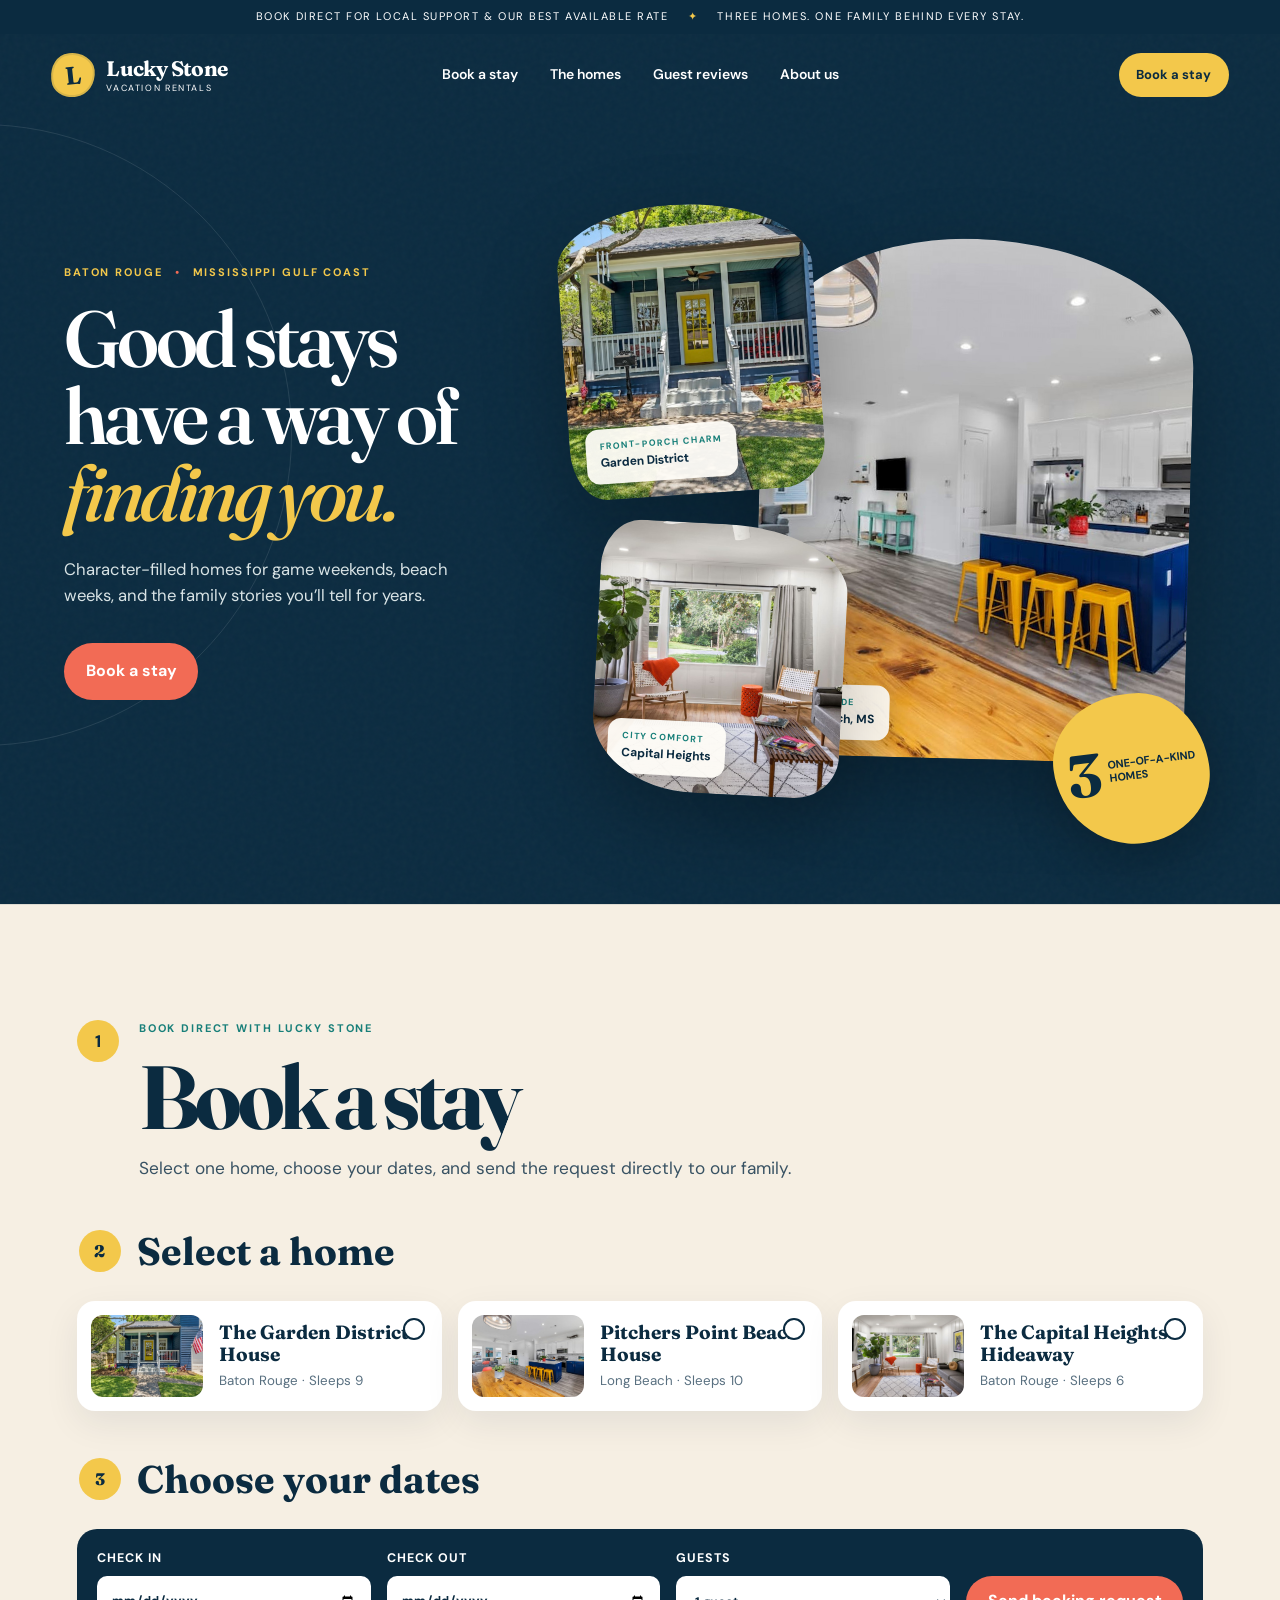
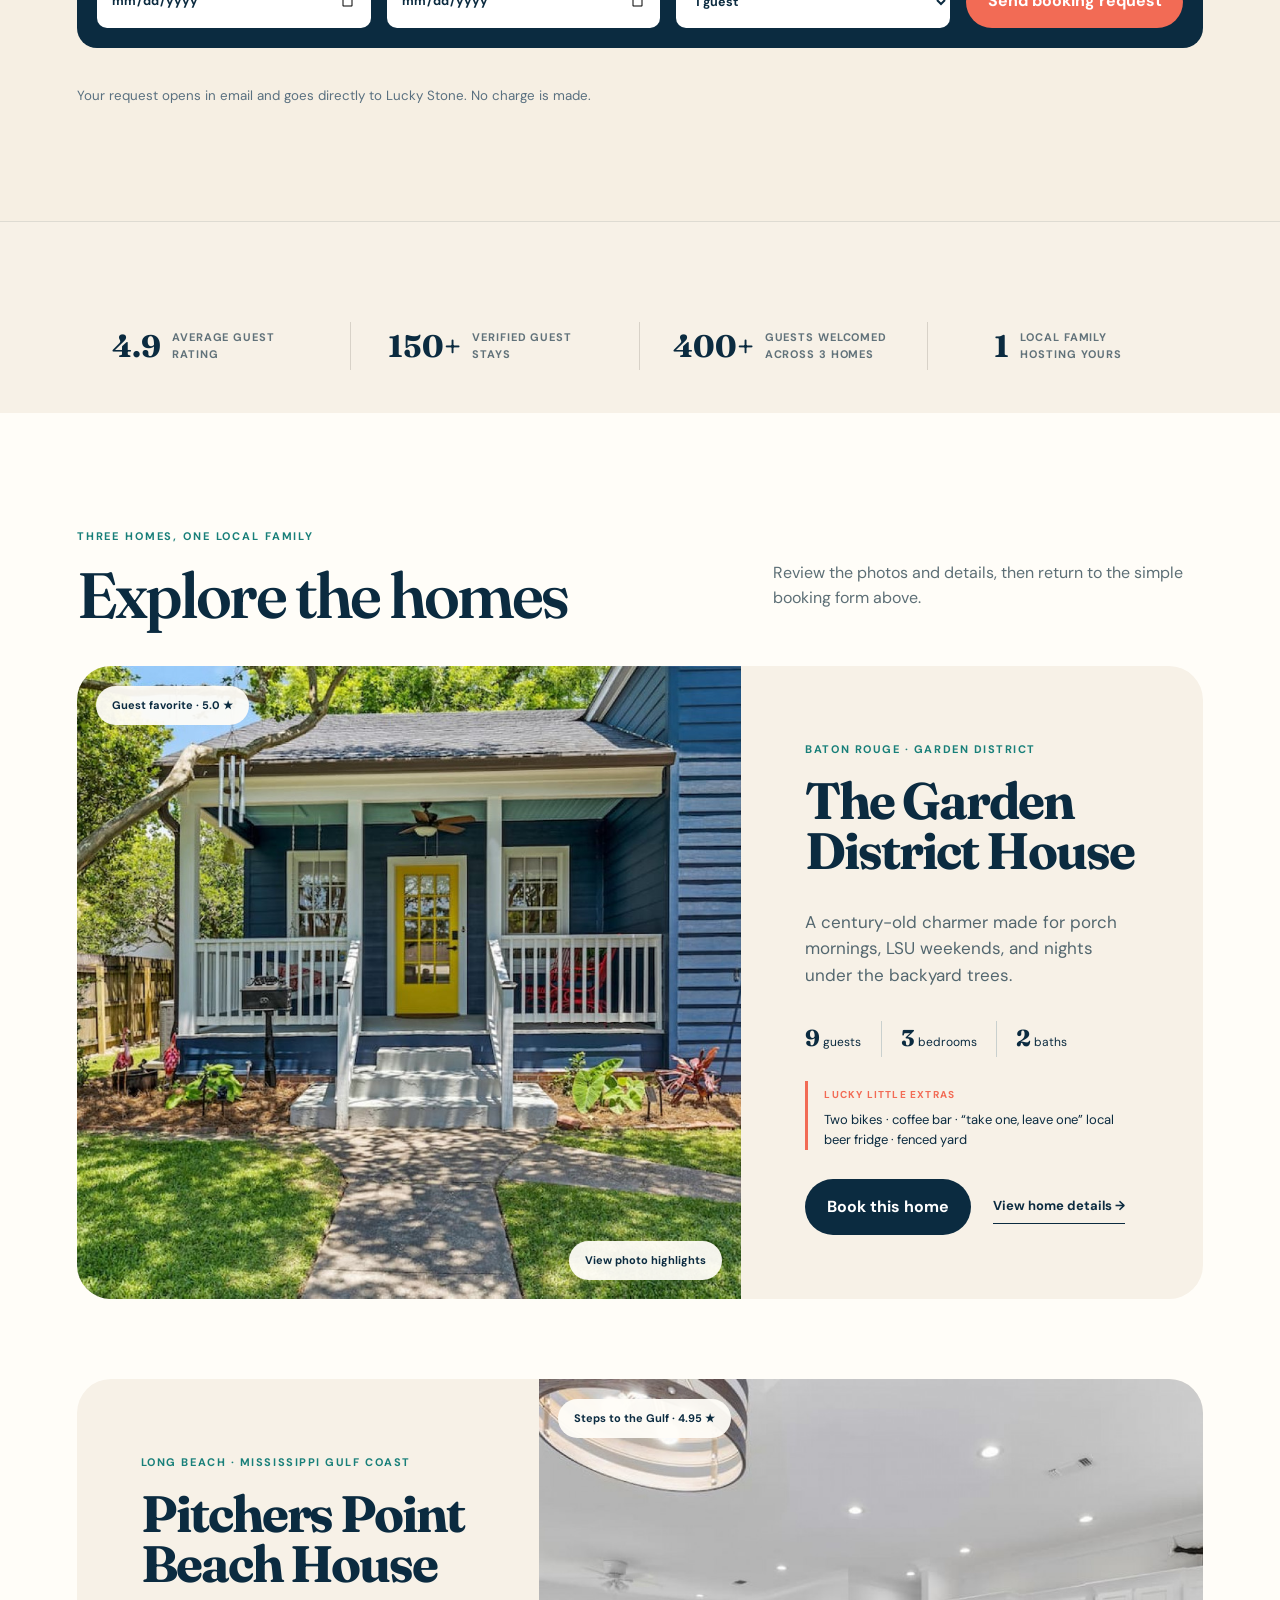
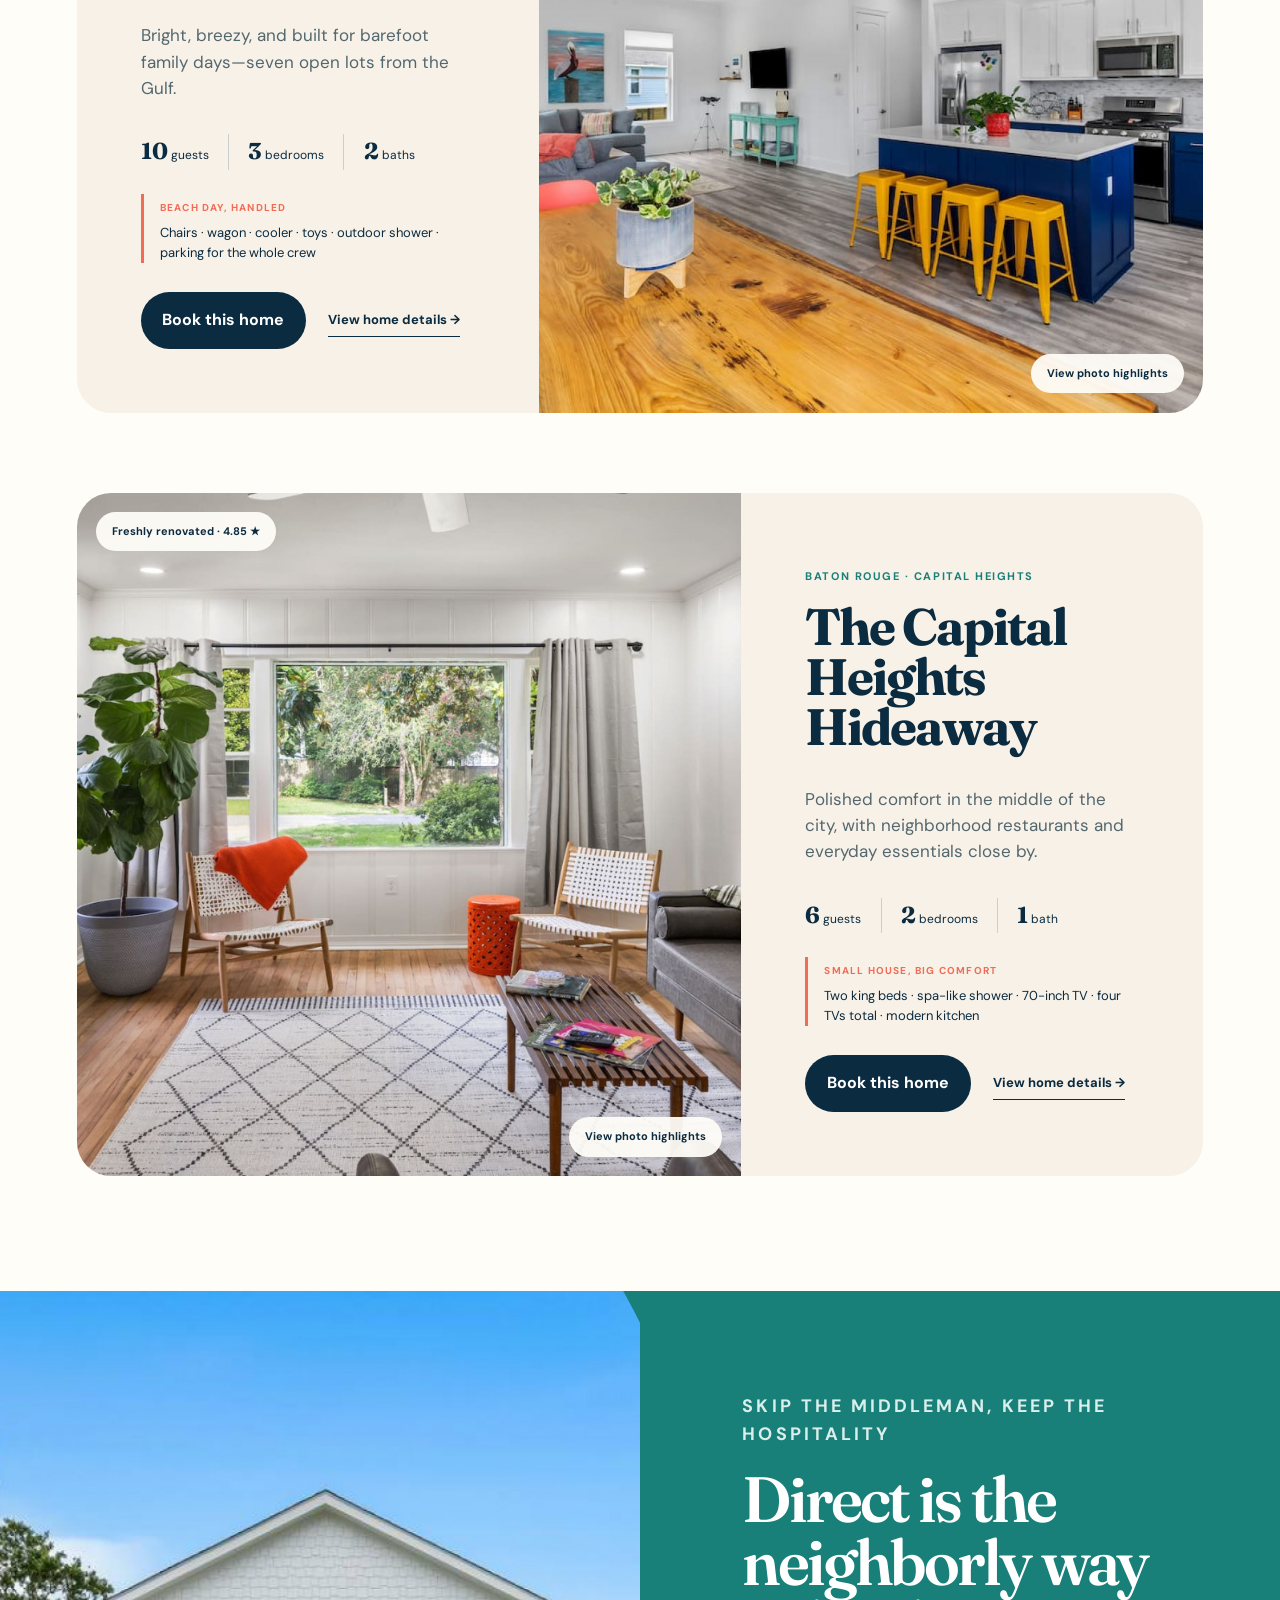
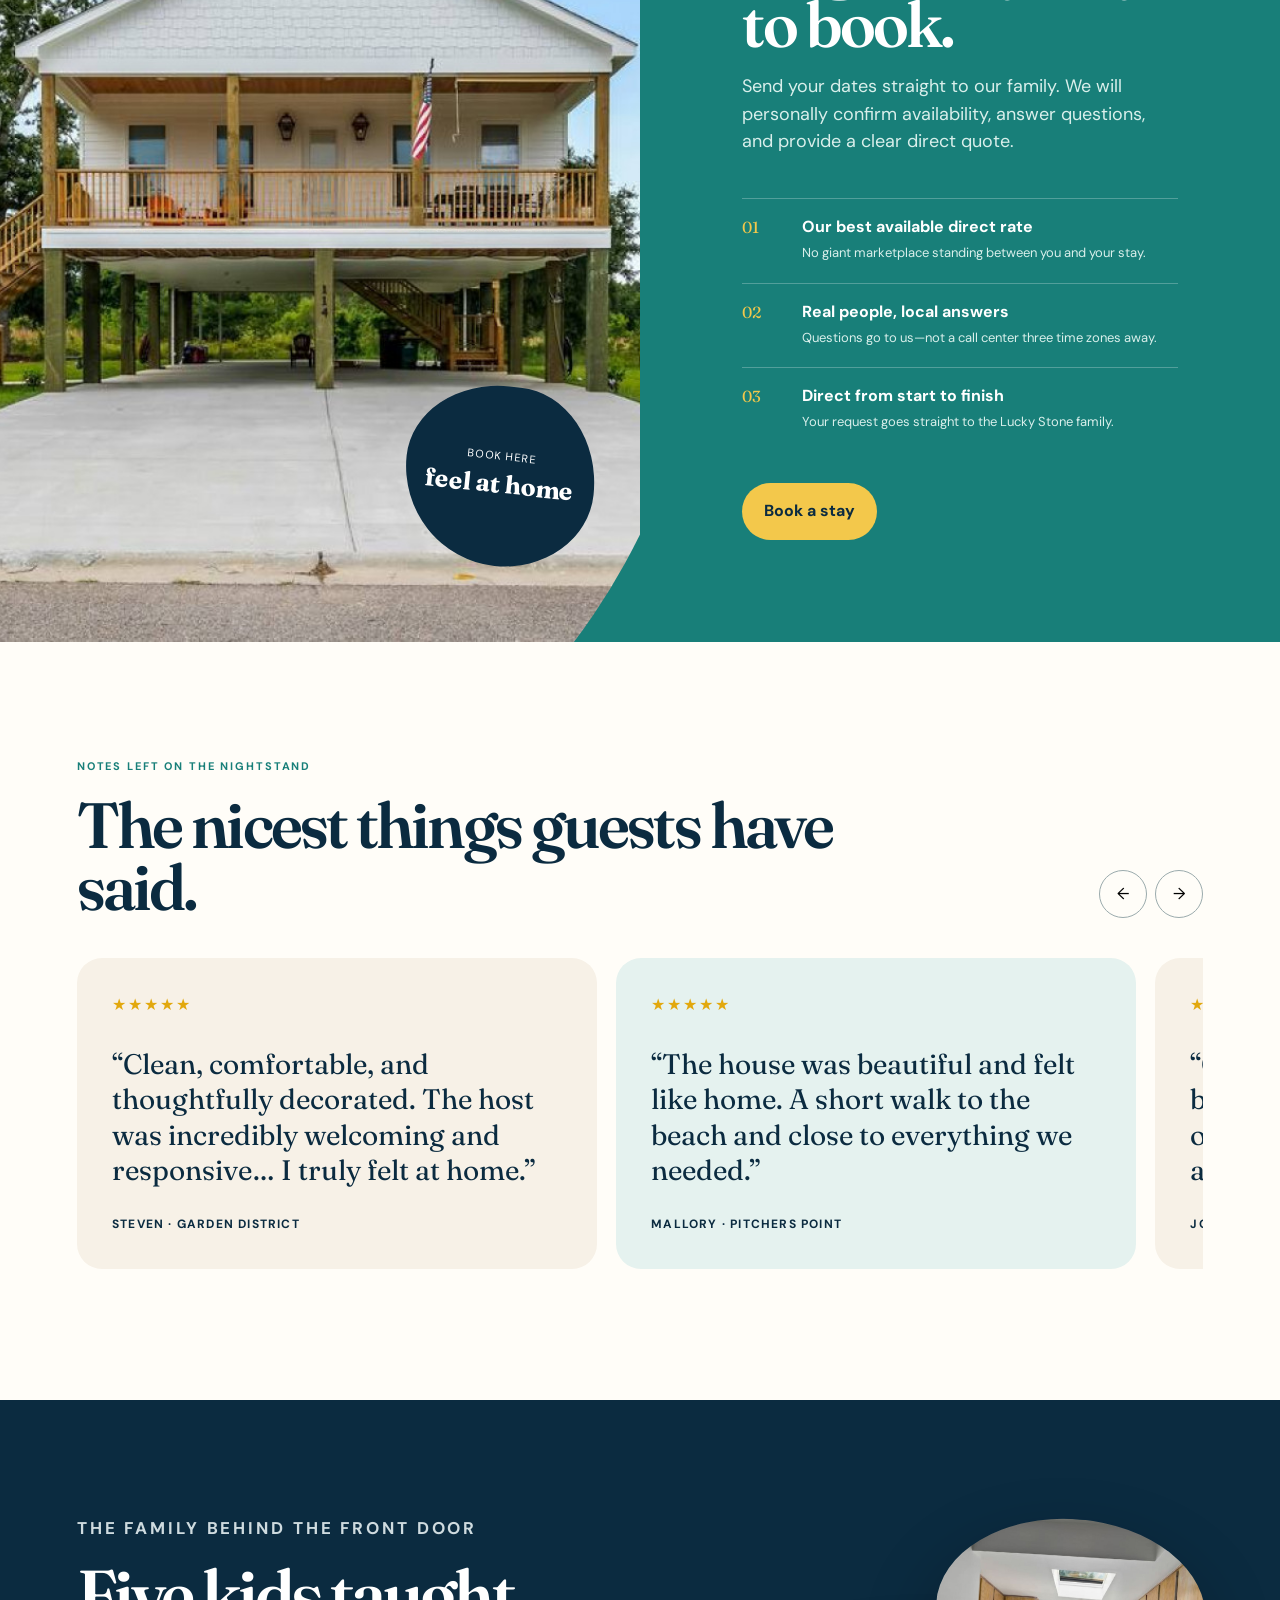
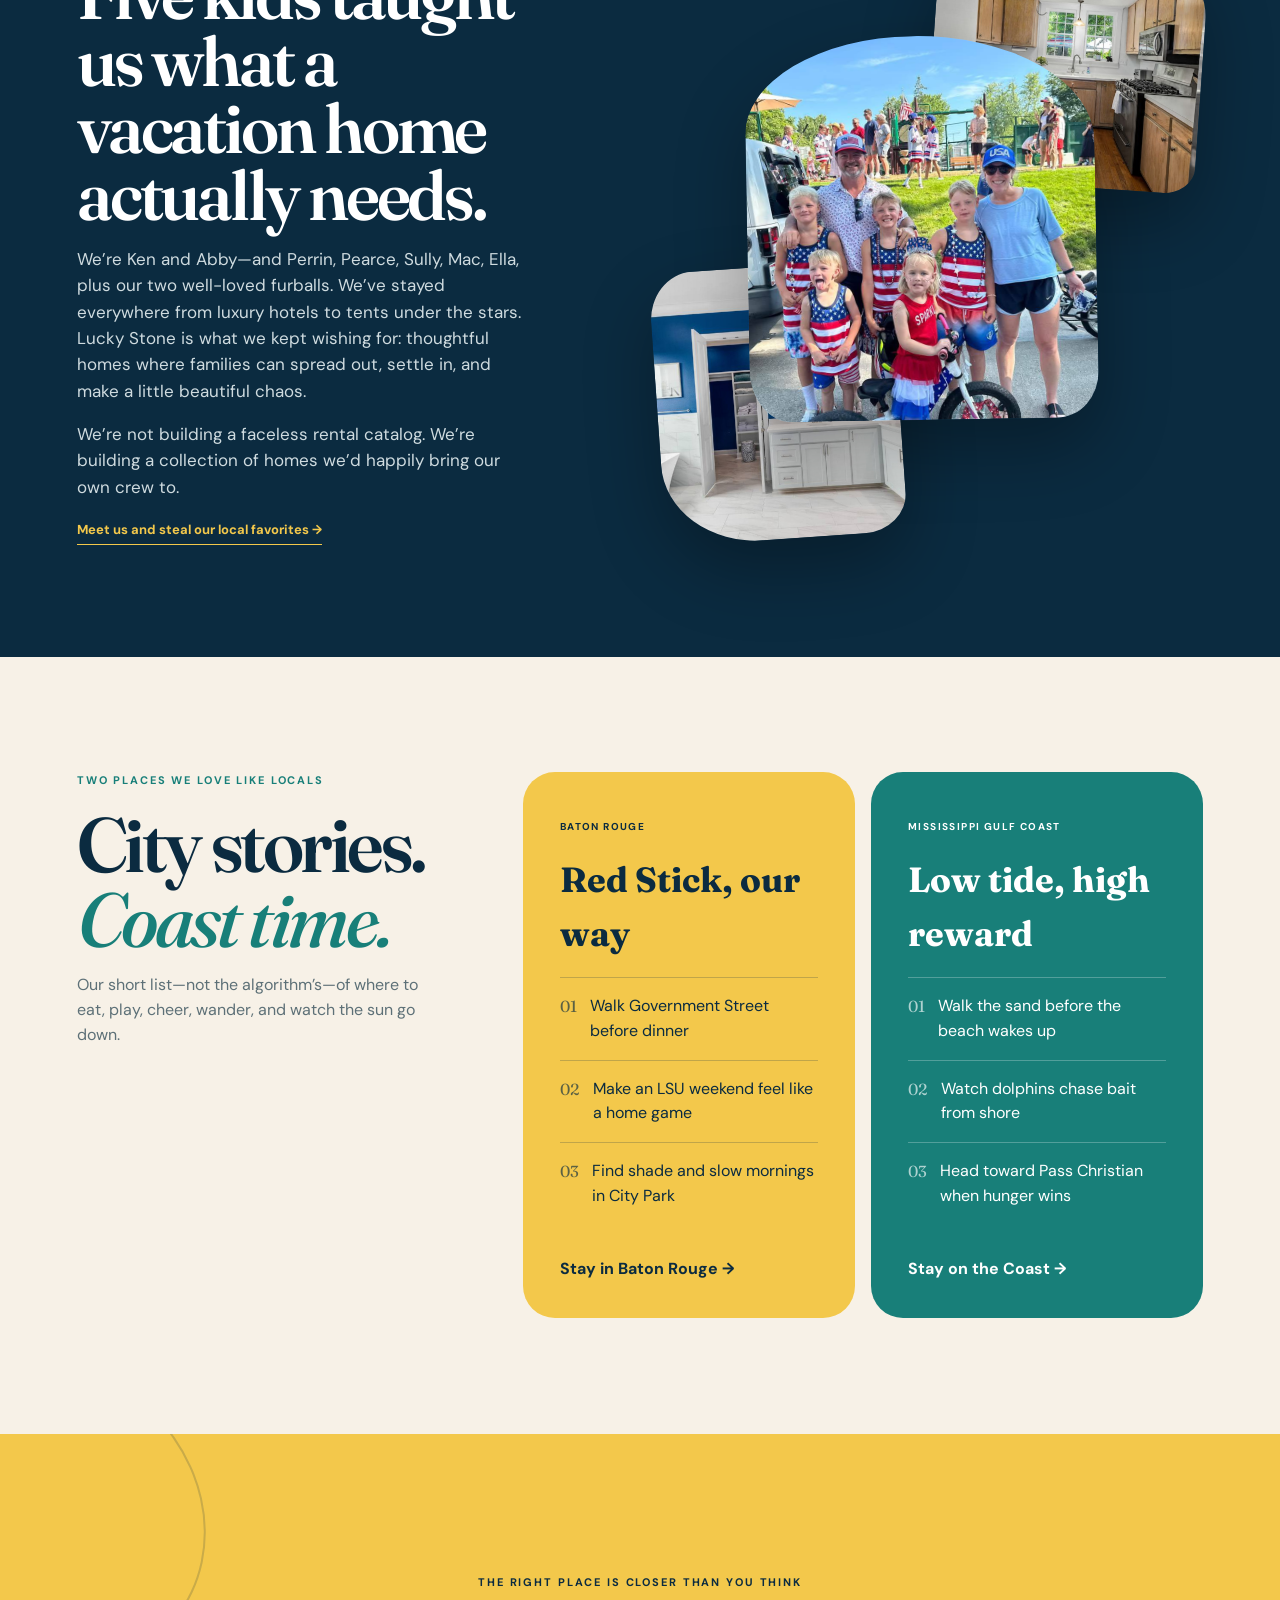
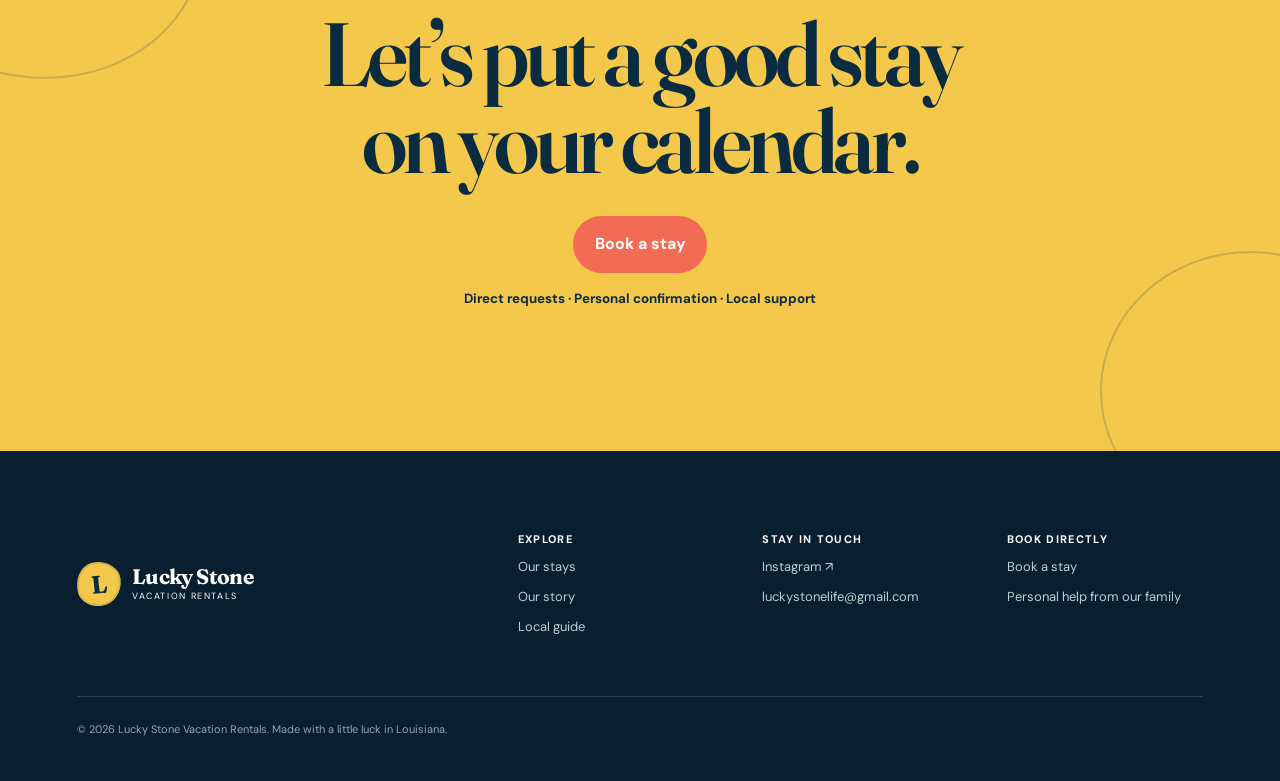
<file: index.html>
<!doctype html>
<html lang="en">
<head>
  <meta charset="utf-8">
  <meta name="viewport" content="width=device-width,initial-scale=1">
  <meta name="description" content="Family-owned vacation homes in Baton Rouge and on the Mississippi Gulf Coast. Book direct with Lucky Stone Vacation Rentals.">
  <meta name="robots" content="index,follow">
  <link rel="canonical" href="https://www.luckystonevacationrentals.com/">
  <meta name="theme-color" content="#0b2b40">
  <title>Lucky Stone Vacation Rentals | Baton Rouge & Mississippi Gulf Coast</title>
  <link rel="preconnect" href="https://fonts.googleapis.com">
  <link rel="preconnect" href="https://fonts.gstatic.com" crossorigin>
  <link href="https://fonts.googleapis.com/css2?family=DM+Sans:wght@400;500;600;700&family=Fraunces:opsz,wght@9..144,500;9..144,600;9..144,700&display=swap" rel="stylesheet">
  <link rel="stylesheet" href="styles.css">
</head>
<body>
  <a class="skip-link" href="#main">Skip to content</a>
  <div class="announcement"><span>Book direct for local support & our best available rate</span><span aria-hidden="true">✦</span><span>Three homes. One family behind every stay.</span></div>

  <header class="site-header" data-header>
    <a class="brand" href="#top" aria-label="Lucky Stone Vacation Rentals home">
      <span class="brand-mark" aria-hidden="true">L</span>
      <span><strong>Lucky Stone</strong><small>Vacation Rentals</small></span>
    </a>
    <nav class="desktop-nav" aria-label="Main navigation">
      <a href="#book-a-stay">Book a stay</a><a href="#stays">The homes</a><a href="#reviews">Guest reviews</a><a href="#our-story">About us</a>
    </nav>
    <a class="button button-small button-sun" href="#book-a-stay">Book a stay</a>
    <button class="menu-button" type="button" aria-label="Open menu" aria-expanded="false" data-menu-button><span></span><span></span></button>
  </header>
  <div class="mobile-menu" data-mobile-menu hidden>
    <a href="#book-a-stay">Book a stay</a><a href="#stays">The homes</a><a href="#reviews">Guest reviews</a><a href="#our-story">About us</a>
    <a class="button button-sun" href="#book-a-stay">Book a stay</a>
  </div>

  <main id="main">
    <section class="hero" id="top">
      <div class="hero-grain" aria-hidden="true"></div>
      <div class="hero-copy reveal">
        <p class="eyebrow">Baton Rouge <span>•</span> Mississippi Gulf Coast</p>
        <h1>Good stays have a way of <em>finding you.</em></h1>
        <p class="hero-lede">Character-filled homes for game weekends, beach weeks, and the family stories you’ll tell for years.</p>
        <div class="hero-actions"><a class="button button-coral" href="#book-a-stay">Book a stay</a></div>
      </div>
      <div class="hero-gallery reveal" aria-label="A preview of Lucky Stone homes">
        <figure class="hero-photo hero-photo-main"><img src="assets/beach/beach-01.jpg" alt="Bright open kitchen and living area at the Family Beach House"><figcaption><span>Coast mode</span> Long Beach, MS</figcaption></figure>
        <figure class="hero-photo hero-photo-left"><img src="assets/garden/garden-01.jpg" alt="Blue Garden District home with a yellow front door"><figcaption><span>Front-porch charm</span> Garden District</figcaption></figure>
        <figure class="hero-photo hero-photo-right"><img src="assets/capital/capital-01.jpg" alt="Stylish bright living room in Capital Heights"><figcaption><span>City comfort</span> Capital Heights</figcaption></figure>
        <div class="stone-note"><strong>3</strong><span>one-of-a-kind<br>homes</span></div>
      </div>

    </section>

    <section class="booking-flow section-pad" id="book-a-stay" aria-labelledby="booking-title">
      <div class="booking-flow-heading">
        <p class="step-label">1</p>
        <div><p class="eyebrow dark">Book direct with Lucky Stone</p><h2 id="booking-title">Book a stay</h2><p>Select one home, choose your dates, and send the request directly to our family.</p></div>
      </div>
      <form class="simple-booking-form" data-stay-form>
        <fieldset class="home-picker">
          <legend><span class="step-label">2</span><span>Select a home</span></legend>
          <div class="home-options">
            <label class="home-option"><input type="radio" name="home" value="113394" required><img src="assets/garden/garden-01.jpg" alt=""><span><strong>The Garden District House</strong><small>Baton Rouge · Sleeps 9</small></span></label>
            <label class="home-option"><input type="radio" name="home" value="113397" required><img src="assets/beach/beach-01.jpg" alt=""><span><strong>Pitchers Point Beach House</strong><small>Long Beach · Sleeps 10</small></span></label>
            <label class="home-option"><input type="radio" name="home" value="290981" required><img src="assets/capital/capital-01.jpg" alt=""><span><strong>The Capital Heights Hideaway</strong><small>Baton Rouge · Sleeps 6</small></span></label>
          </div>
        </fieldset>
        <fieldset class="date-picker">
          <legend><span class="step-label">3</span><span>Choose your dates</span></legend>
          <div class="date-fields">
            <label><span>Check in</span><input type="date" name="checkin" required></label>
            <label><span>Check out</span><input type="date" name="checkout" required></label>
            <label><span>Guests</span><select name="guests"><option>1 guest</option><option>2 guests</option><option>3 guests</option><option>4 guests</option><option>5 guests</option><option>6 guests</option><option>7 guests</option><option>8 guests</option><option>9 guests</option><option>10 guests</option></select></label>
            <button class="button button-coral" type="submit">Send booking request</button>
          </div>
          <p class="booking-error" data-booking-error aria-live="polite"></p>
          <small>Your request opens in email and goes directly to Lucky Stone. No charge is made.</small>
        </fieldset>
      </form>
    </section>

    <section class="proof-bar" aria-label="Lucky Stone at a glance">
      <div><strong>4.9</strong><span>average guest rating</span></div><div><strong>150+</strong><span>verified guest stays</span></div><div><strong>400+</strong><span>guests welcomed across 3 homes</span></div><div><strong>1</strong><span>local family hosting yours</span></div>
    </section>

    <section class="stay-matcher section-pad" id="stays">
      <div class="section-heading reveal"><div><p class="eyebrow dark">Three homes, one local family</p><h2>Explore the homes</h2></div><p>Review the photos and details, then return to the simple booking form above.</p></div>

      <div class="property-list">
        <article class="property-card reveal" data-tags="gameday city family" data-property="garden">
          <div class="property-image"><img src="assets/garden/garden-01.jpg" alt="Garden District home exterior"><div class="image-badge">Guest favorite · 5.0 ★</div><button class="gallery-button" type="button" data-gallery="garden" aria-label="View Garden District photo gallery">View photo highlights</button></div>
          <div class="property-copy"><p class="property-location">Baton Rouge · Garden District</p><h3>The Garden District House</h3><p class="property-tagline">A century-old charmer made for porch mornings, LSU weekends, and nights under the backyard trees.</p><ul class="stats"><li><strong>9</strong> guests</li><li><strong>3</strong> bedrooms</li><li><strong>2</strong> baths</li></ul><div class="signature"><span>Lucky little extras</span><p>Two bikes · coffee bar · “take one, leave one” local beer fridge · fenced yard</p></div><div class="property-actions"><a class="button button-ink" href="#book-a-stay" data-select-home="113394">Book this home</a><a class="text-link" href="garden-district.html">View home details →</a></div></div>
        </article>

        <article class="property-card reverse reveal" data-tags="beach family" data-property="beach">
          <div class="property-image"><img src="assets/beach/beach-01.jpg" alt="Open-plan beach house kitchen and living room"><div class="image-badge">Steps to the Gulf · 4.95 ★</div><button class="gallery-button" type="button" data-gallery="beach" aria-label="View Family Beach House photo gallery">View photo highlights</button></div>
          <div class="property-copy"><p class="property-location">Long Beach · Mississippi Gulf Coast</p><h3>Pitchers Point Beach House</h3><p class="property-tagline">Bright, breezy, and built for barefoot family days—seven open lots from the Gulf.</p><ul class="stats"><li><strong>10</strong> guests</li><li><strong>3</strong> bedrooms</li><li><strong>2</strong> baths</li></ul><div class="signature"><span>Beach day, handled</span><p>Chairs · wagon · cooler · toys · outdoor shower · parking for the whole crew</p></div><div class="property-actions"><a class="button button-ink" href="#book-a-stay" data-select-home="113397">Book this home</a><a class="text-link" href="pitchers-point-beach-house.html">View home details →</a></div></div>
        </article>

        <article class="property-card reveal" data-tags="city family" data-property="capital">
          <div class="property-image"><img src="assets/capital/capital-01.jpg" alt="Renovated Capital Heights living room"><div class="image-badge">Freshly renovated · 4.85 ★</div><button class="gallery-button" type="button" data-gallery="capital" aria-label="View Capital Heights photo gallery">View photo highlights</button></div>
          <div class="property-copy"><p class="property-location">Baton Rouge · Capital Heights</p><h3>The Capital Heights Hideaway</h3><p class="property-tagline">Polished comfort in the middle of the city, with neighborhood restaurants and everyday essentials close by.</p><ul class="stats"><li><strong>6</strong> guests</li><li><strong>2</strong> bedrooms</li><li><strong>1</strong> bath</li></ul><div class="signature"><span>Small house, big comfort</span><p>Two king beds · spa-like shower · 70-inch TV · four TVs total · modern kitchen</p></div><div class="property-actions"><a class="button button-ink" href="#book-a-stay" data-select-home="290981">Book this home</a><a class="text-link" href="capital-heights-hideaway.html">View home details →</a></div></div>
        </article>
      </div>
    </section>

    <section class="direct-section" id="why-direct">
      <div class="direct-art reveal"><div class="sun-shape"></div><img src="assets/beach/beach-04.jpg" alt="Relaxed outdoor space at the beach house"><div class="direct-stamp">Book here<br><strong>feel at home</strong></div></div>
      <div class="direct-copy reveal"><p class="eyebrow">Skip the middleman, keep the hospitality</p><h2>Direct is the neighborly way to book.</h2><p>Send your dates straight to our family. We will personally confirm availability, answer questions, and provide a clear direct quote.</p><div class="direct-benefits"><div><span>01</span><strong>Our best available direct rate</strong><p>No giant marketplace standing between you and your stay.</p></div><div><span>02</span><strong>Real people, local answers</strong><p>Questions go to us—not a call center three time zones away.</p></div><div><span>03</span><strong>Direct from start to finish</strong><p>Your request goes straight to the Lucky Stone family.</p></div></div><a class="button button-sun" href="#book-a-stay">Book a stay</a></div>
    </section>

    <section class="reviews section-pad" id="reviews">
      <div class="section-heading reveal"><div><p class="eyebrow dark">Notes left on the nightstand</p><h2>The nicest things guests have said.</h2></div><div class="review-controls"><button type="button" data-review-prev aria-label="Previous review">←</button><button type="button" data-review-next aria-label="Next review">→</button></div></div>
      <div class="review-track reveal" data-review-track>
        <blockquote><div class="stars">★★★★★</div><p>“Clean, comfortable, and thoughtfully decorated. The host was incredibly welcoming and responsive… I truly felt at home.”</p><footer>Steven · Garden District</footer></blockquote>
        <blockquote><div class="stars">★★★★★</div><p>“The house was beautiful and felt like home. A short walk to the beach and close to everything we needed.”</p><footer>Mallory · Pitchers Point</footer></blockquote>
        <blockquote><div class="stars">★★★★★</div><p>“Close to LSU, easy access for baseball, and plenty of room for our teenage son. Kitchen, linens, and bedrooms were first class.”</p><footer>Joy · Garden District</footer></blockquote>
        <blockquote><div class="stars">★★★★★</div><p>“Large enough for our group to spread out, clean, with lots of useful kitchen supplies. The host answered quickly.”</p><footer>Jessica · Pitchers Point</footer></blockquote>
      </div>
    </section>

    <section class="story-section" id="our-story">
      <div class="story-copy reveal"><p class="eyebrow">The family behind the front door</p><h2>Five kids taught us what a vacation home actually needs.</h2><p>We’re Ken and Abby—and Perrin, Pearce, Sully, Mac, Ella, plus our two well-loved furballs. We’ve stayed everywhere from luxury hotels to tents under the stars. Lucky Stone is what we kept wishing for: thoughtful homes where families can spread out, settle in, and make a little beautiful chaos.</p><p>We’re not building a faceless rental catalog. We’re building a collection of homes we’d happily bring our own crew to.</p><a class="text-link light" href="#guide">Meet us and steal our local favorites →</a></div>
      <div class="story-collage reveal"><img class="family-photo" src="assets/family/barden-family.jpg" alt="Ken and Abby Barden with their five children at a community celebration"><img src="assets/garden/garden-07.jpg" alt="Welcoming detail at the Garden District home"><img src="assets/beach/beach-07.jpg" alt="Family-friendly detail at the beach house"></div>
    </section>

    <section class="guide section-pad" id="guide">
      <div class="guide-intro reveal"><p class="eyebrow dark">Two places we love like locals</p><h2>City stories.<br><em>Coast time.</em></h2><p>Our short list—not the algorithm’s—of where to eat, play, cheer, wander, and watch the sun go down.</p></div>
      <div class="guide-columns reveal">
        <article class="guide-card city-card"><p>Baton Rouge</p><h3>Red Stick, our way</h3><ul><li><span>01</span> Walk Government Street before dinner</li><li><span>02</span> Make an LSU weekend feel like a home game</li><li><span>03</span> Find shade and slow mornings in City Park</li></ul><a href="#stays">Stay in Baton Rouge →</a></article>
        <article class="guide-card coast-card"><p>Mississippi Gulf Coast</p><h3>Low tide, high reward</h3><ul><li><span>01</span> Walk the sand before the beach wakes up</li><li><span>02</span> Watch dolphins chase bait from shore</li><li><span>03</span> Head toward Pass Christian when hunger wins</li></ul><a href="#stays">Stay on the Coast →</a></article>
      </div>
    </section>

    <section class="final-cta">
      <div class="pebble pebble-one" aria-hidden="true"></div><div class="pebble pebble-two" aria-hidden="true"></div>
      <p class="eyebrow">The right place is closer than you think</p><h2>Let’s put a good stay<br>on your calendar.</h2><a class="button button-coral" href="#book-a-stay">Book a stay</a><small>Direct requests · Personal confirmation · Local support</small>
    </section>
  </main>

  <footer class="footer"><a class="brand footer-brand" href="#top"><span class="brand-mark">L</span><span><strong>Lucky Stone</strong><small>Vacation Rentals</small></span></a><div><strong>Explore</strong><a href="#stays">Our stays</a><a href="#our-story">Our story</a><a href="#guide">Local guide</a></div><div><strong>Stay in touch</strong><a href="https://instagram.com/luckystonelife/" target="_blank" rel="noopener">Instagram ↗</a><a href="mailto:luckystonelife@gmail.com">luckystonelife@gmail.com</a></div><div><strong>Book directly</strong><a href="#book-a-stay">Book a stay</a><span>Personal help from our family</span></div><p class="copyright">© <span data-year></span> Lucky Stone Vacation Rentals. Made with a little luck in Louisiana.</p></footer>

  <dialog class="gallery-modal" data-gallery-modal><button class="modal-close" type="button" data-modal-close aria-label="Close gallery">×</button><div class="modal-head"><p data-modal-kicker></p><h2 data-modal-title></h2></div><div class="modal-grid" data-modal-grid></div></dialog>

  <script src="app.js?v=simple-booking-1"></script>
</body>
</html>
</file>
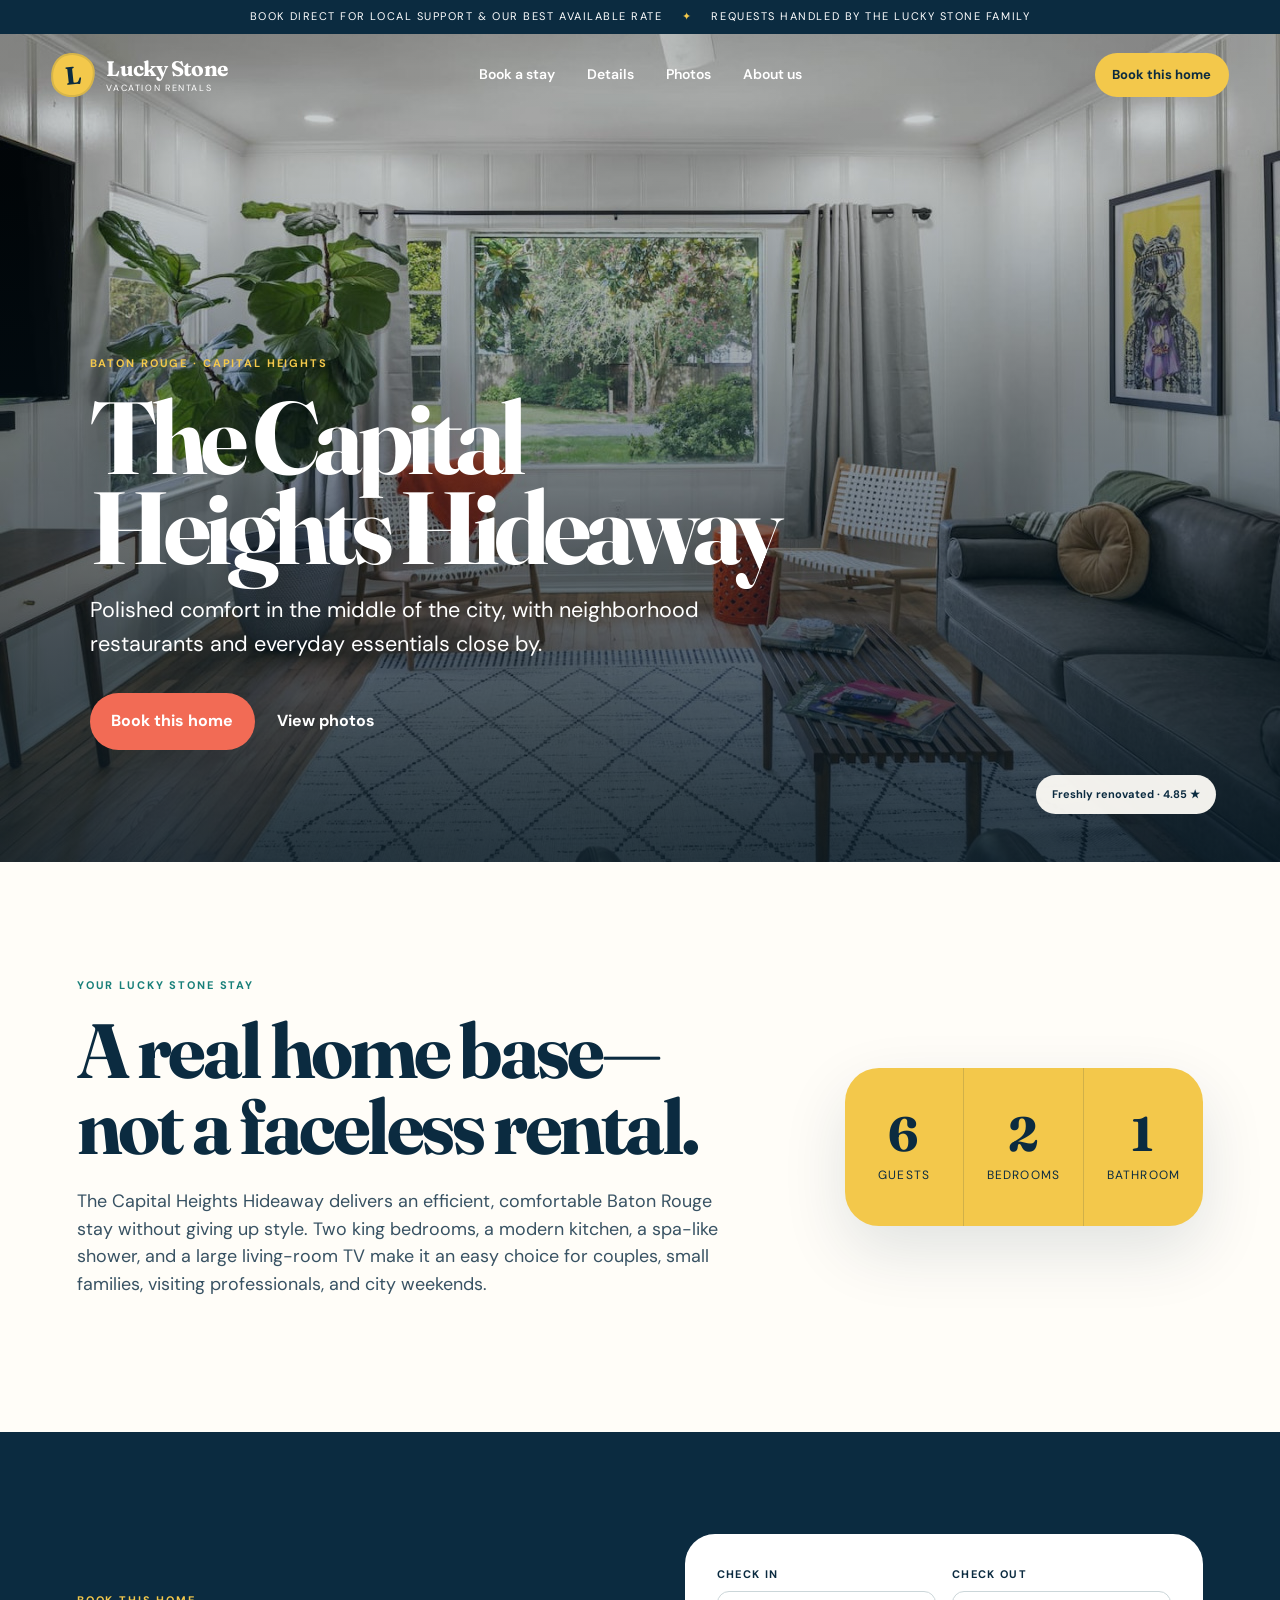
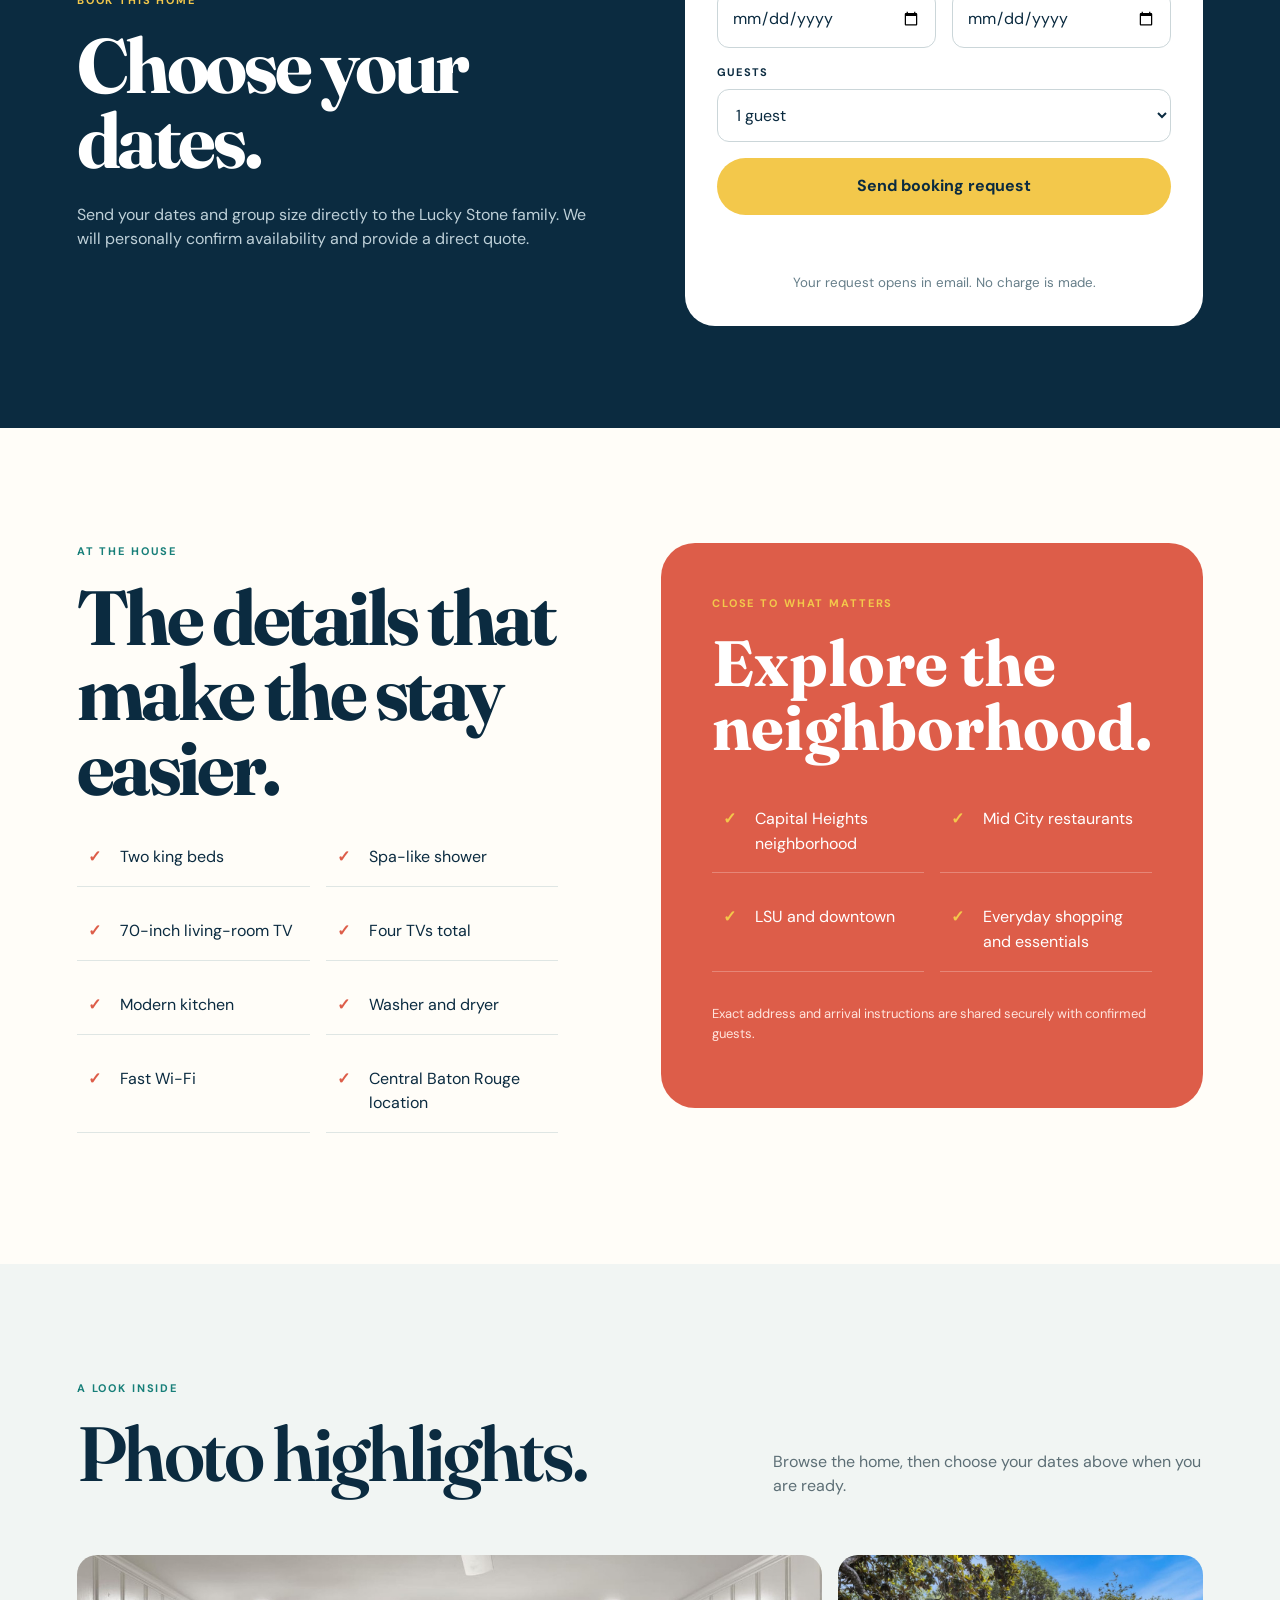
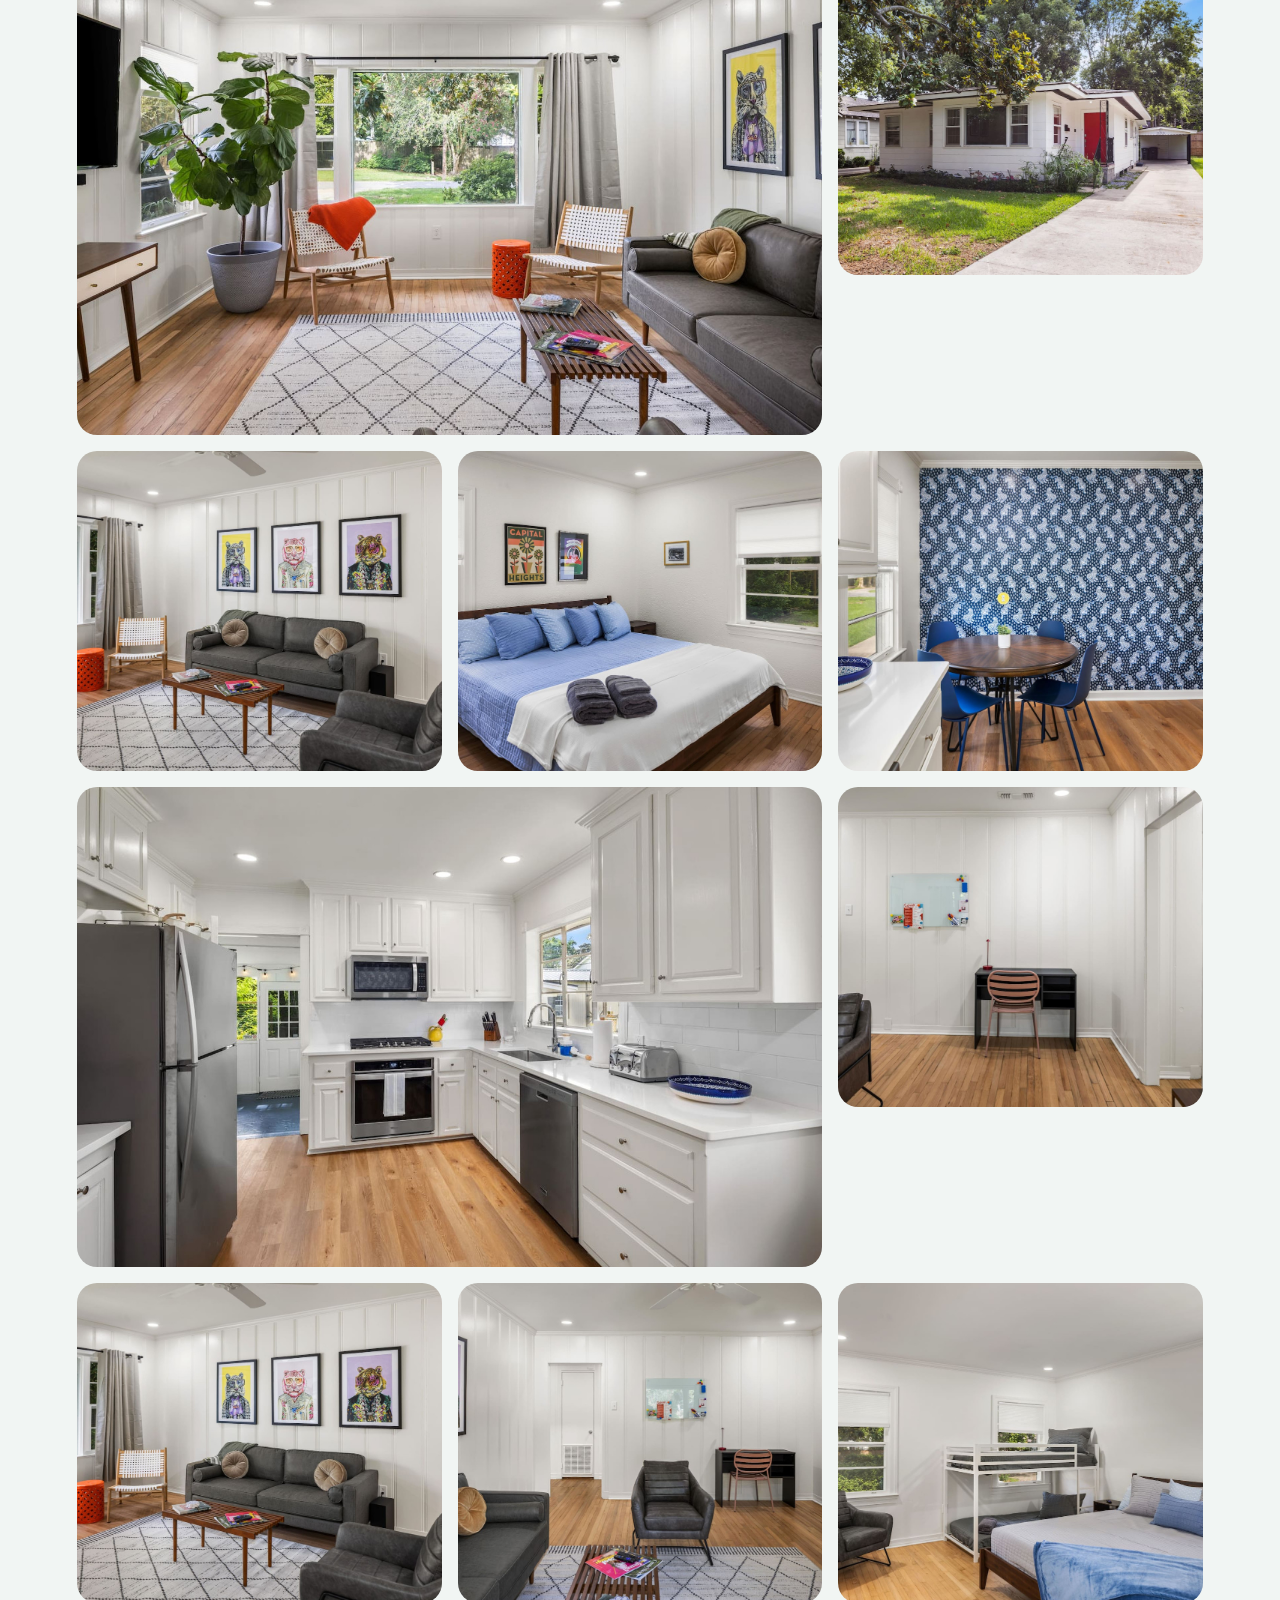
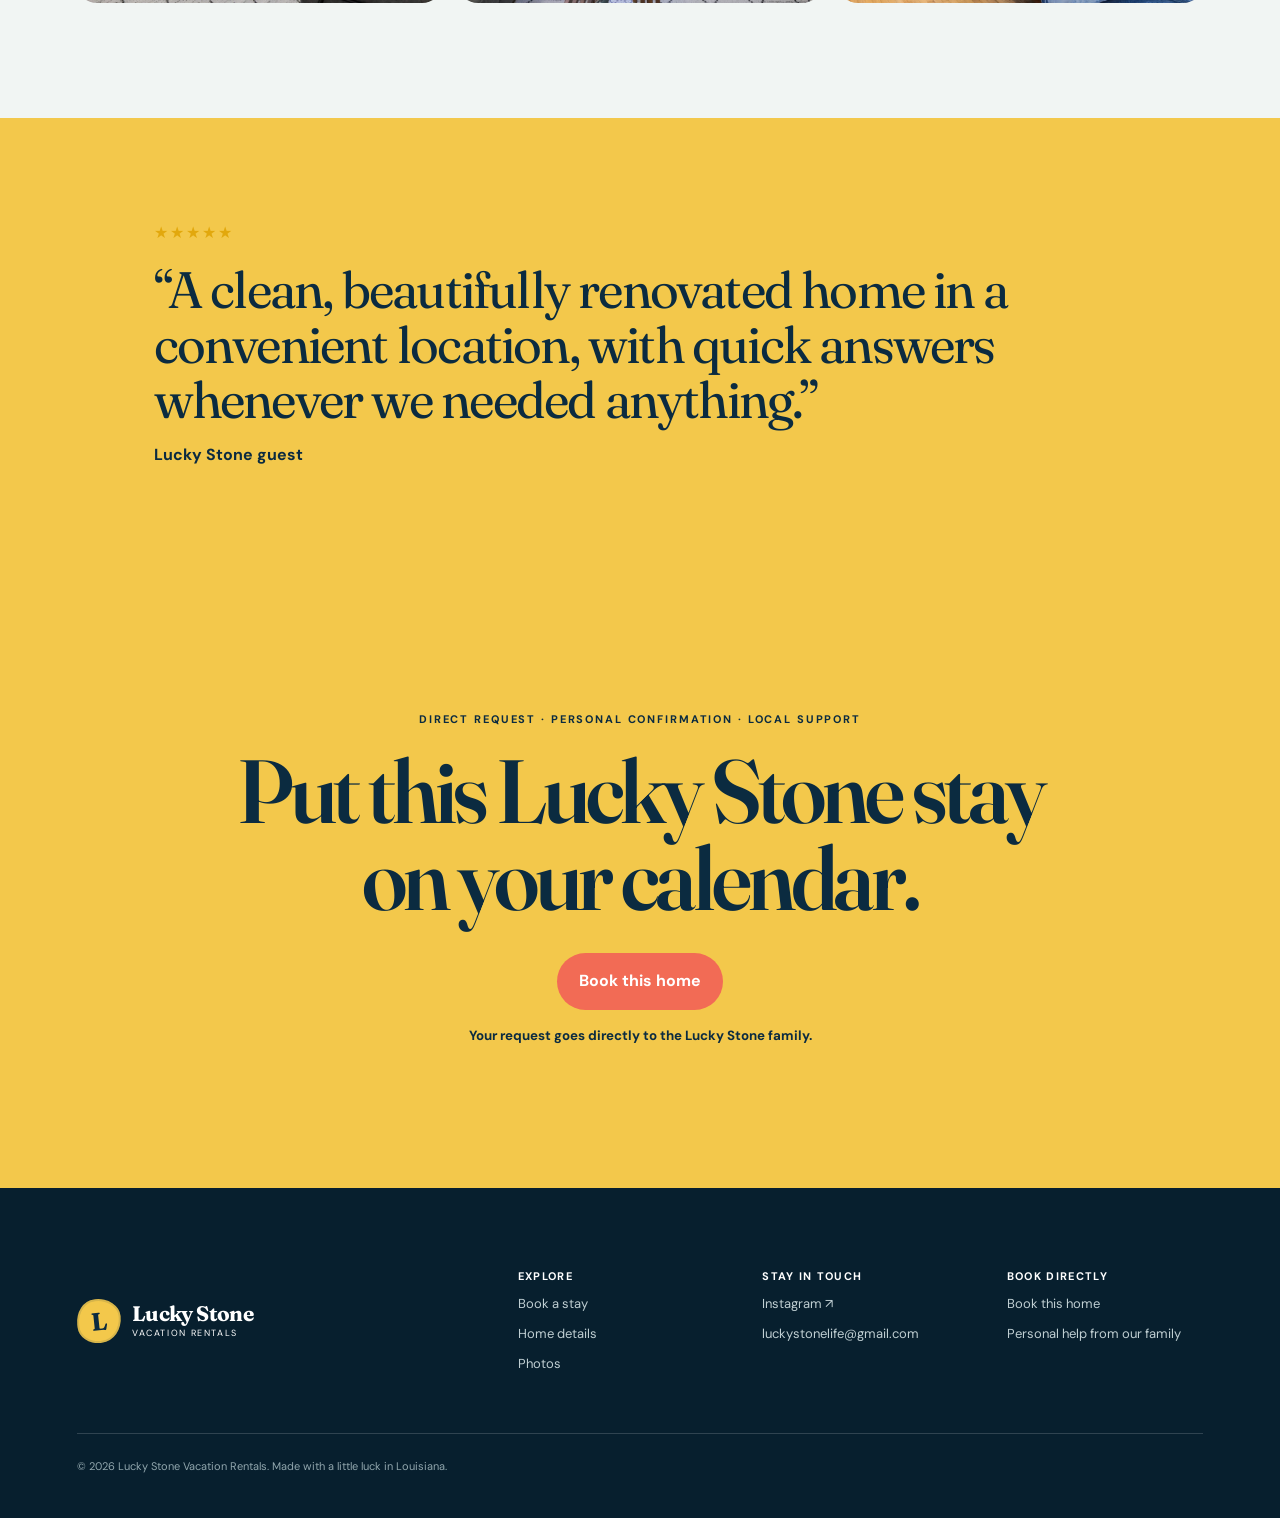
<file: capital-heights-hideaway.html>
<!doctype html>
<html lang="en">
<head>
  <meta charset="utf-8">
  <meta name="viewport" content="width=device-width,initial-scale=1">
  <meta name="description" content="A renovated 2-bedroom Capital Heights vacation rental in Baton Rouge with two king beds, modern kitchen, and easy city access.">
  <meta name="robots" content="index,follow">
  <link rel="canonical" href="https://www.luckystonevacationrentals.com/capital-heights-hideaway">
  <meta name="theme-color" content="#0b2b40">
  <title>Capital Heights Baton Rouge Vacation Rental | Lucky Stone</title>
  <link rel="preconnect" href="https://fonts.googleapis.com">
  <link rel="preconnect" href="https://fonts.gstatic.com" crossorigin>
  <link href="https://fonts.googleapis.com/css2?family=DM+Sans:wght@400;500;600;700&family=Fraunces:opsz,wght@9..144,500;9..144,600;9..144,700&display=swap" rel="stylesheet">
  <link rel="stylesheet" href="styles.css">
</head>
<body class="property-page">
  <a class="skip-link" href="#main">Skip to content</a>
  <div class="announcement"><span>Book direct for local support & our best available rate</span><span aria-hidden="true">✦</span><span>Requests handled by the Lucky Stone family</span></div>
  <header class="site-header property-header" data-header>
    <a class="brand" href="index.html" aria-label="Lucky Stone Vacation Rentals home"><span class="brand-mark" aria-hidden="true">L</span><span><strong>Lucky Stone</strong><small>Vacation Rentals</small></span></a>
    <nav class="desktop-nav" aria-label="Main navigation"><a href="index.html#book-a-stay">Book a stay</a><a href="#details">Details</a><a href="#gallery">Photos</a><a href="index.html#our-story">About us</a></nav>
    <a class="button button-small button-sun" href="#book">Book this home</a>
    <button class="menu-button" type="button" aria-label="Open menu" aria-expanded="false" data-menu-button><span></span><span></span></button>
  </header>
  <div class="mobile-menu" data-mobile-menu hidden><a href="index.html#book-a-stay">Book a stay</a><a href="#details">Details</a><a href="#gallery">Photos</a><a href="index.html#our-story">About us</a><a class="button button-sun" href="#book">Book this home</a></div>

  <main id="main">
    <section class="property-hero" id="top">
      <img src="assets/capital/capital-01.jpg" alt="The Capital Heights Hideaway">
      <div class="property-hero-shade"></div>
      <div class="property-hero-copy reveal"><p class="eyebrow">Baton Rouge · Capital Heights</p><h1>The Capital Heights Hideaway</h1><p>Polished comfort in the middle of the city, with neighborhood restaurants and everyday essentials close by.</p><div class="property-hero-actions"><a class="button button-coral" href="#book">Book this home</a><a class="text-button" href="#gallery">View photos</a></div></div>
      <div class="image-badge property-hero-badge">Freshly renovated · 4.85 ★</div>
    </section>

    <section class="property-intro section-pad" id="details">
      <div><p class="eyebrow dark">Your Lucky Stone stay</p><h2>A real home base—not a faceless rental.</h2><p>The Capital Heights Hideaway delivers an efficient, comfortable Baton Rouge stay without giving up style. Two king bedrooms, a modern kitchen, a spa-like shower, and a large living-room TV make it an easy choice for couples, small families, visiting professionals, and city weekends.</p></div>
      <ul class="property-big-stats"><li><strong>6</strong>guests</li><li><strong>2</strong>bedrooms</li><li><strong>1</strong>bathroom</li></ul>
    </section>

    <section class="property-booking" id="book">
      <div class="property-booking-copy"><p class="eyebrow">Book this home</p><h2>Choose your dates.</h2><p>Send your dates and group size directly to the Lucky Stone family. We will personally confirm availability and provide a direct quote.</p></div>
      <form class="property-booking-form" data-property-booking-form data-listing-id="290981">
        <label><span>Check in</span><input type="date" name="checkin" required></label>
        <label><span>Check out</span><input type="date" name="checkout" required></label>
        <label><span>Guests</span><select name="guests"><option>1 guest</option><option>2 guests</option><option>3 guests</option><option>4 guests</option><option>5 guests</option><option>6 guests</option></select></label>
        <button class="button button-sun" type="submit">Send booking request</button>
        <p class="booking-error" data-booking-error aria-live="polite"></p>
        <small>Your request opens in email. No charge is made.</small>
      </form>
    </section>

    <section class="property-features section-pad">
      <div><p class="eyebrow dark">At the house</p><h2>The details that make the stay easier.</h2><ul class="feature-checks"><li>Two king beds</li><li>Spa-like shower</li><li>70-inch living-room TV</li><li>Four TVs total</li><li>Modern kitchen</li><li>Washer and dryer</li><li>Fast Wi-Fi</li><li>Central Baton Rouge location</li></ul></div>
      <div class="nearby-card"><p class="eyebrow">Close to what matters</p><h3>Explore the neighborhood.</h3><ul><li>Capital Heights neighborhood</li><li>Mid City restaurants</li><li>LSU and downtown</li><li>Everyday shopping and essentials</li></ul><p>Exact address and arrival instructions are shared securely with confirmed guests.</p></div>
    </section>

    <section class="property-gallery section-pad" id="gallery"><div class="section-heading"><div><p class="eyebrow dark">A look inside</p><h2>Photo highlights.</h2></div><p>Browse the home, then choose your dates above when you are ready.</p></div><div class="property-photo-grid"><figure><img src="assets/capital/capital-01.jpg" alt="The Capital Heights Hideaway photo 1" loading="lazy"></figure><figure><img src="assets/capital/capital-02.jpg" alt="The Capital Heights Hideaway photo 2" loading="lazy"></figure><figure><img src="assets/capital/capital-03.jpg" alt="The Capital Heights Hideaway photo 3" loading="lazy"></figure><figure><img src="assets/capital/capital-04.jpg" alt="The Capital Heights Hideaway photo 4" loading="lazy"></figure><figure><img src="assets/capital/capital-05.jpg" alt="The Capital Heights Hideaway photo 5" loading="lazy"></figure><figure><img src="assets/capital/capital-06.jpg" alt="The Capital Heights Hideaway photo 6" loading="lazy"></figure><figure><img src="assets/capital/capital-07.jpg" alt="The Capital Heights Hideaway photo 7" loading="lazy"></figure><figure><img src="assets/capital/capital-08.jpg" alt="The Capital Heights Hideaway photo 8" loading="lazy"></figure><figure><img src="assets/capital/capital-09.jpg" alt="The Capital Heights Hideaway photo 9" loading="lazy"></figure><figure><img src="assets/capital/capital-10.jpg" alt="The Capital Heights Hideaway photo 10" loading="lazy"></figure></div></section>

    <section class="property-review"><blockquote><div class="stars">★★★★★</div><p>“A clean, beautifully renovated home in a convenient location, with quick answers whenever we needed anything.”</p><footer>Lucky Stone guest</footer></blockquote></section>

    <section class="final-cta"><p class="eyebrow">Direct request · Personal confirmation · Local support</p><h2>Put this Lucky Stone stay<br>on your calendar.</h2><a class="button button-coral" href="#book">Book this home</a><small>Your request goes directly to the Lucky Stone family.</small></section>
  </main>

  <footer class="footer"><a class="brand footer-brand" href="index.html"><span class="brand-mark">L</span><span><strong>Lucky Stone</strong><small>Vacation Rentals</small></span></a><div><strong>Explore</strong><a href="index.html#book-a-stay">Book a stay</a><a href="#details">Home details</a><a href="#gallery">Photos</a></div><div><strong>Stay in touch</strong><a href="https://instagram.com/luckystonelife/" target="_blank" rel="noopener">Instagram ↗</a><a href="mailto:luckystonelife@gmail.com">luckystonelife@gmail.com</a></div><div><strong>Book directly</strong><a href="#book">Book this home</a><span>Personal help from our family</span></div><p class="copyright">© <span data-year></span> Lucky Stone Vacation Rentals. Made with a little luck in Louisiana.</p></footer>
  <script src="app.js?v=simple-booking-1"></script>
</body>
</html>
</file>
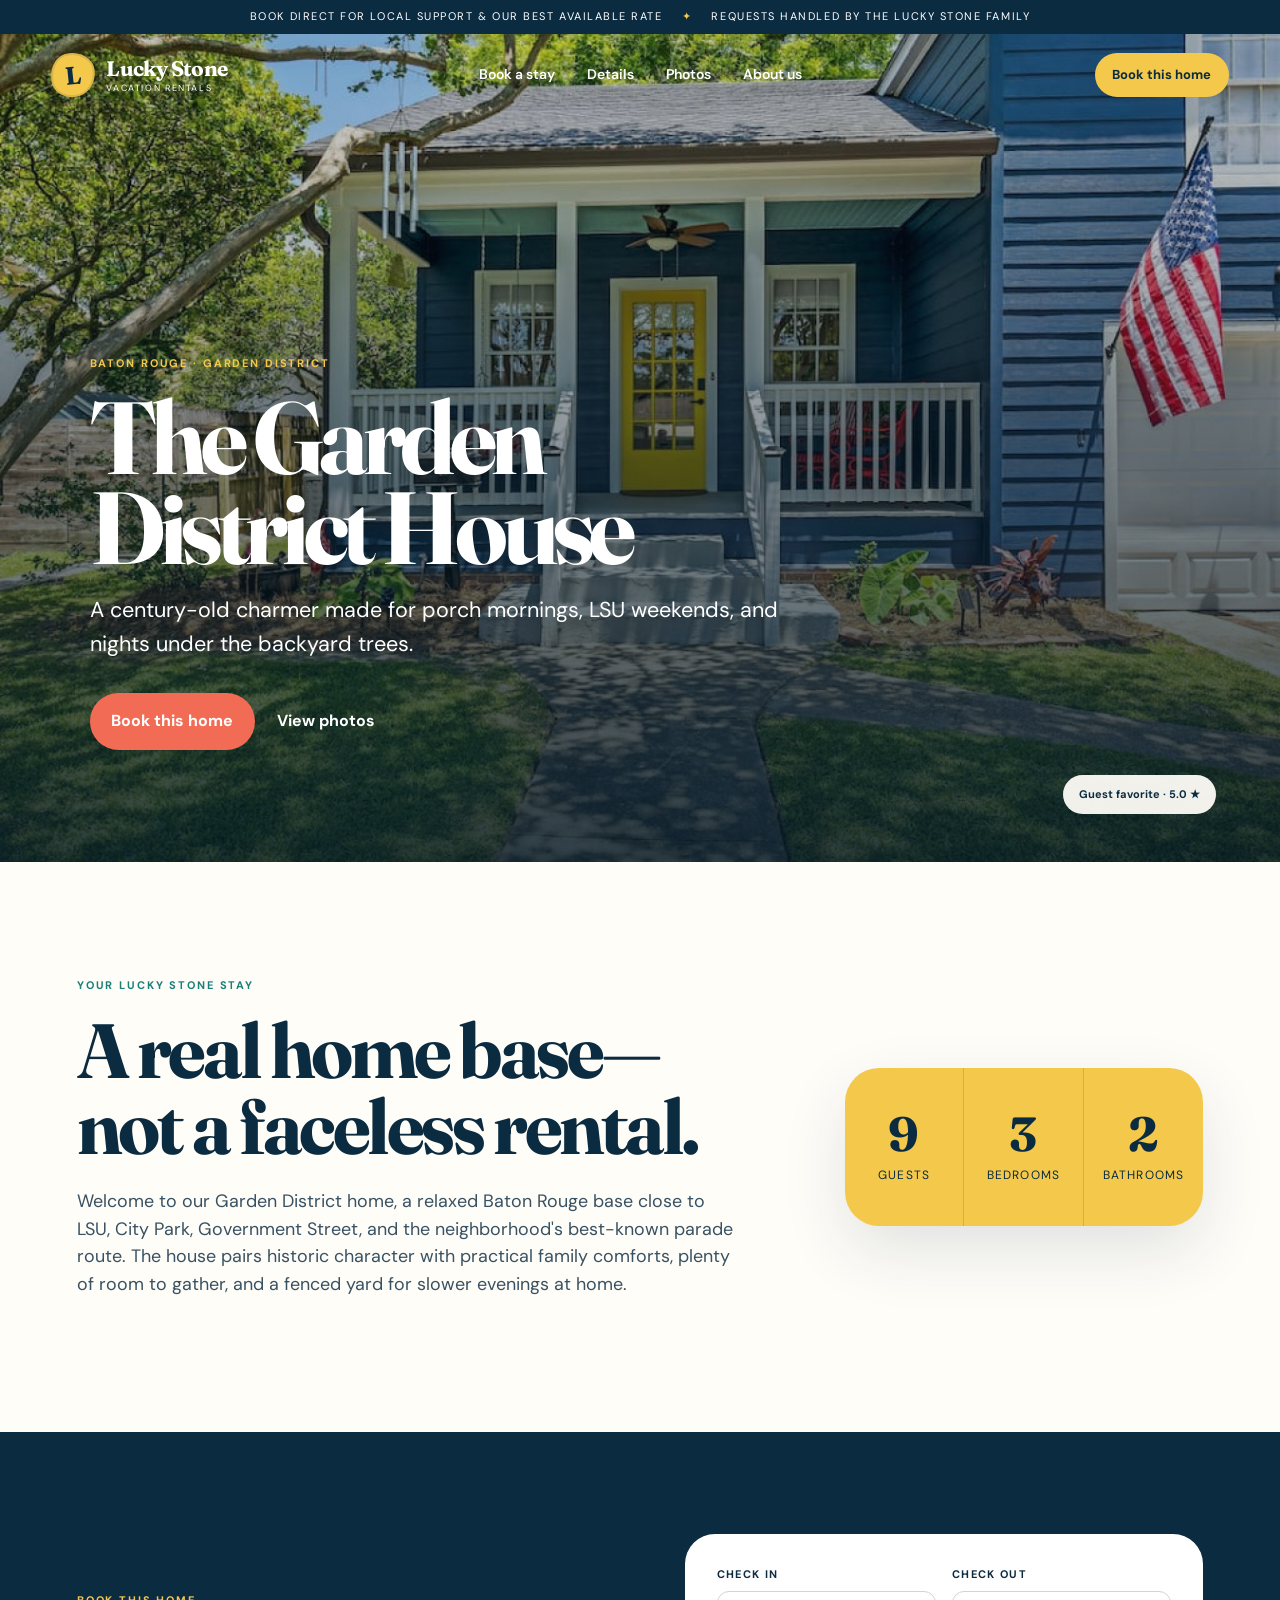
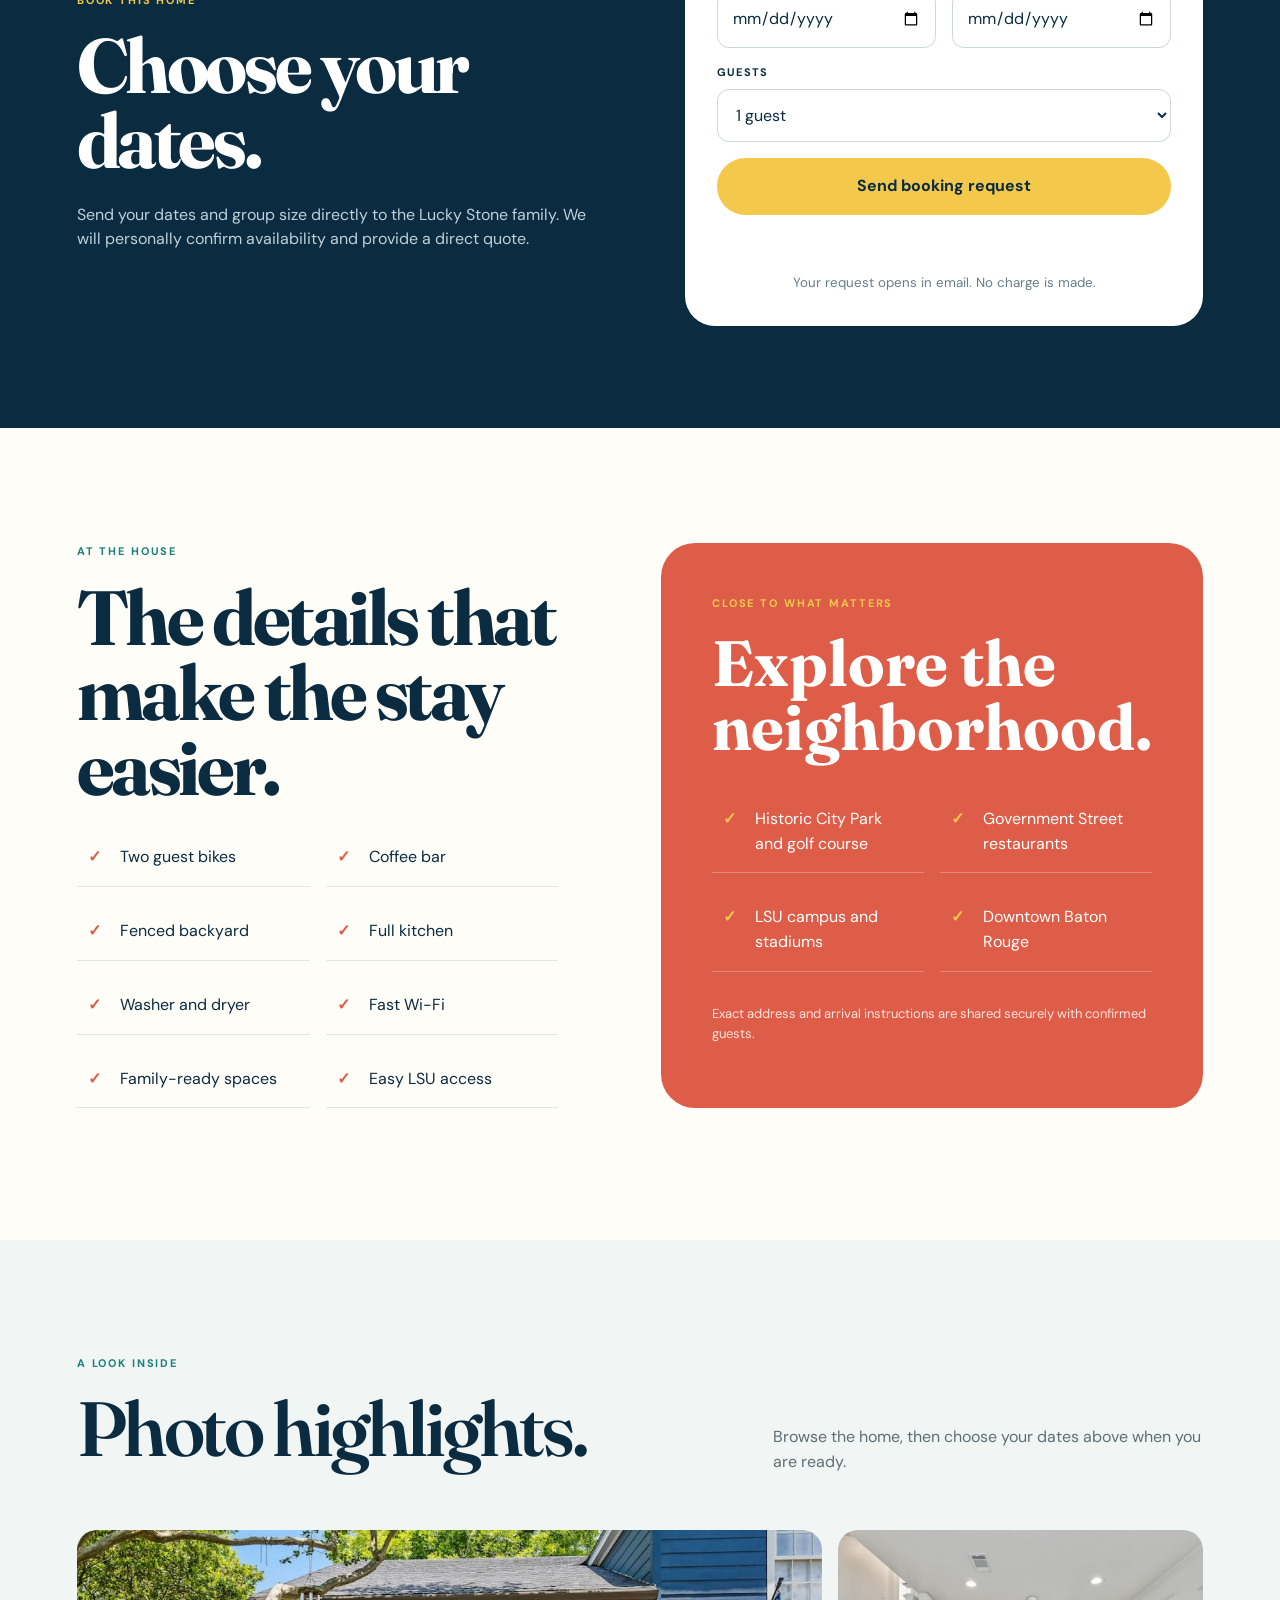
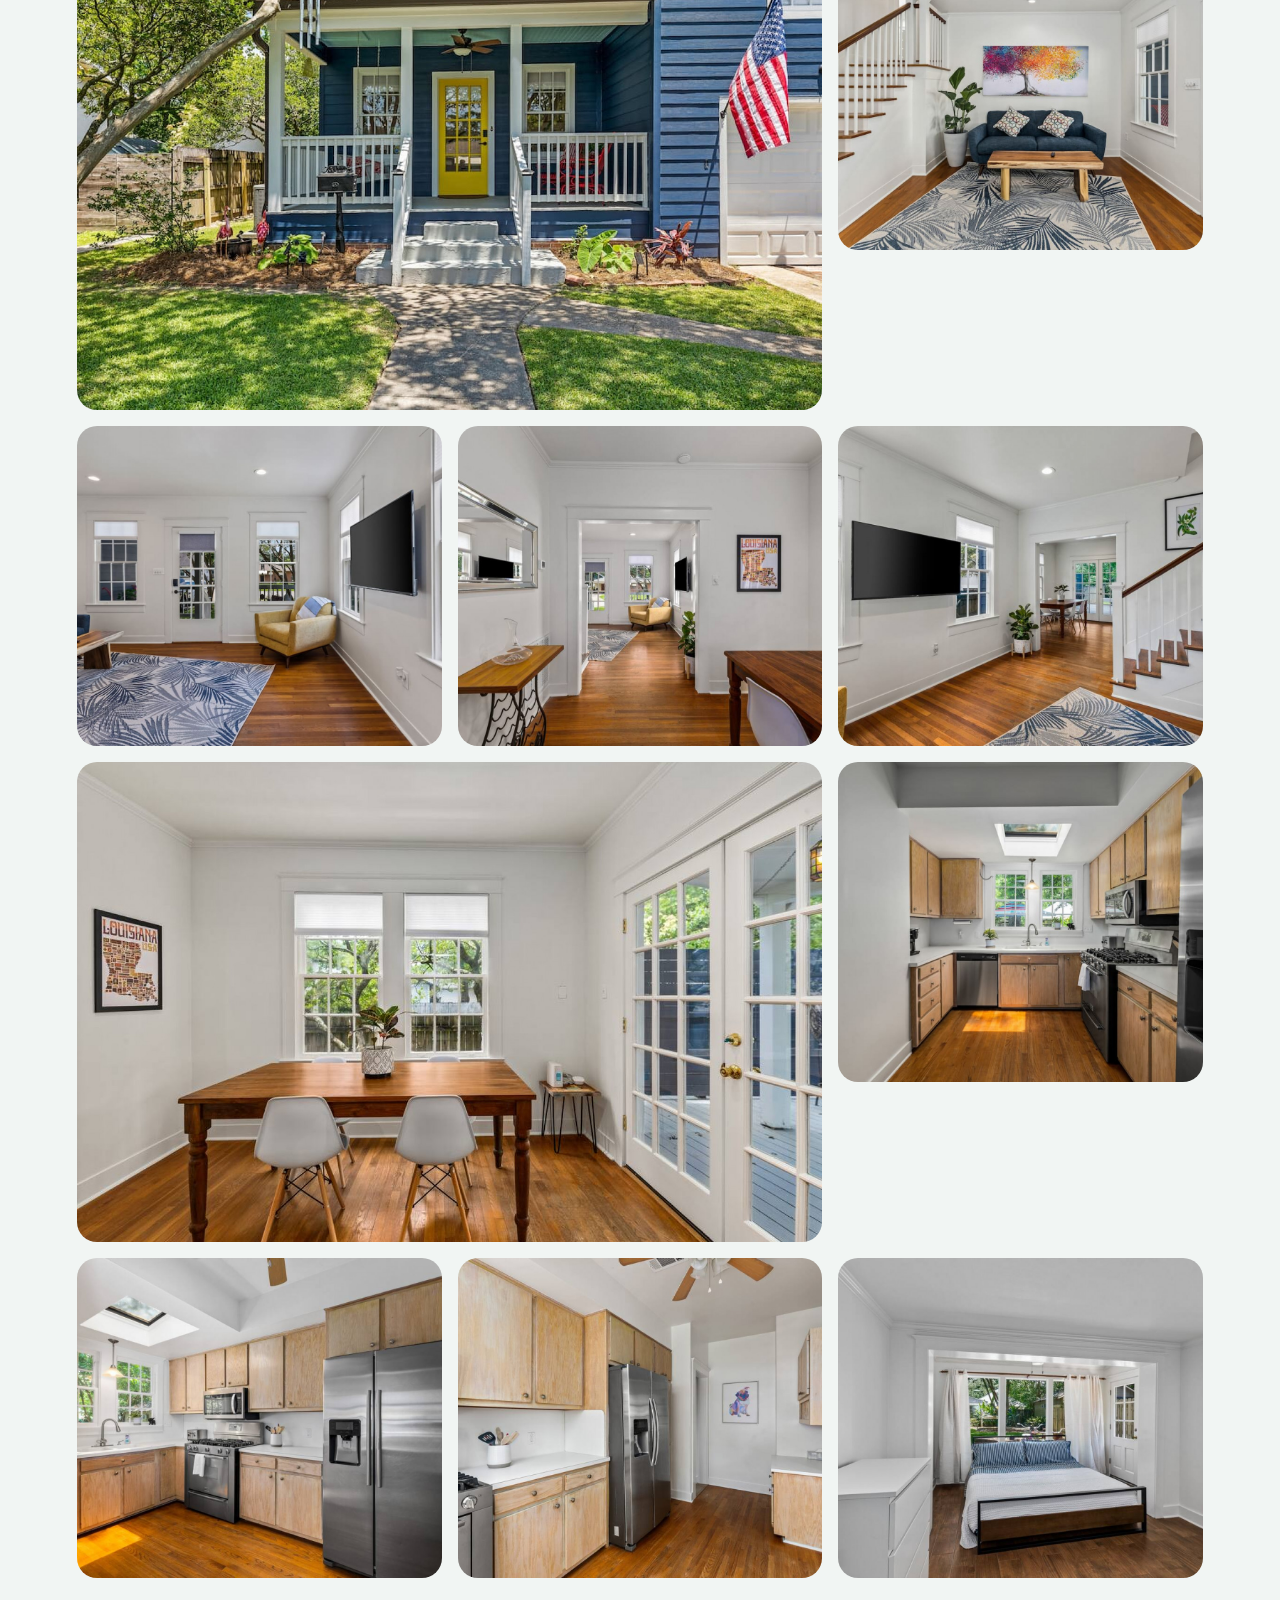
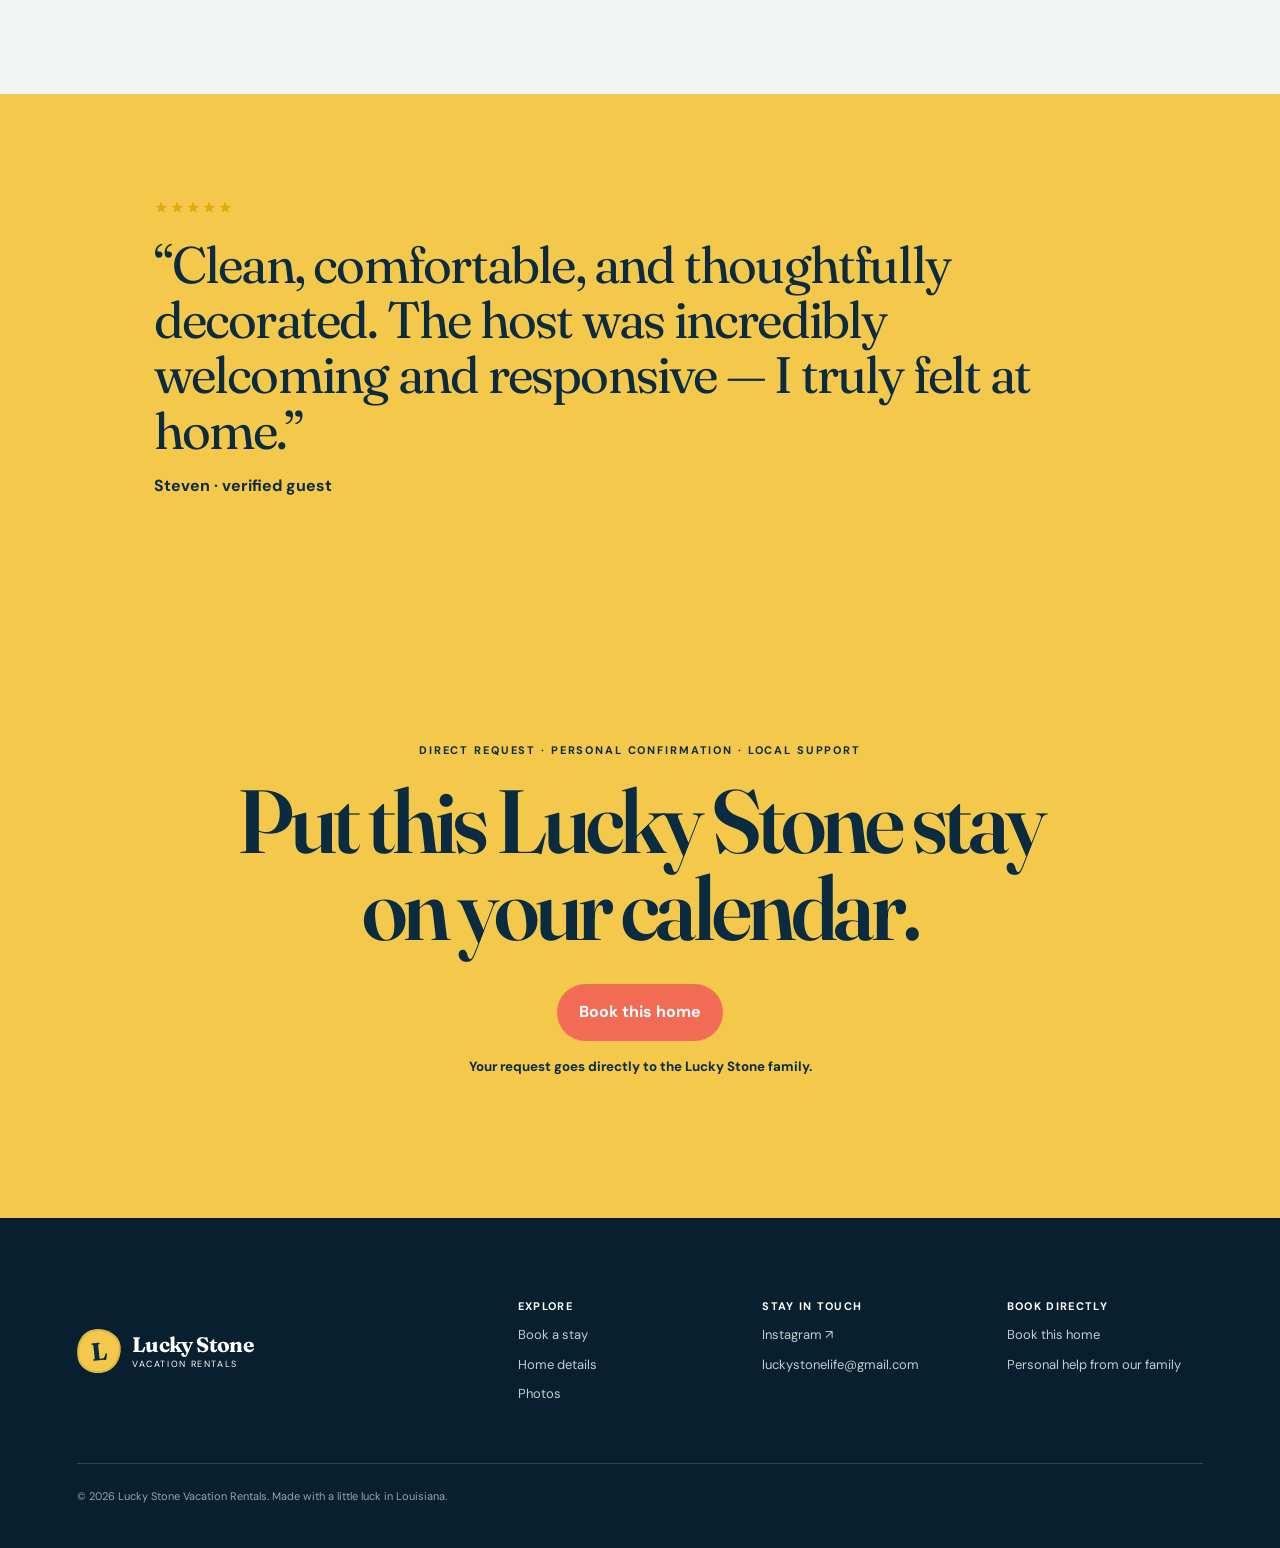
<file: garden-district.html>
<!doctype html>
<html lang="en">
<head>
  <meta charset="utf-8">
  <meta name="viewport" content="width=device-width,initial-scale=1">
  <meta name="description" content="A family-friendly 3-bedroom Baton Rouge vacation rental near LSU, City Park, Government Street, and the St. Patrick&#x27;s Day parade route.">
  <meta name="robots" content="index,follow">
  <link rel="canonical" href="https://www.luckystonevacationrentals.com/garden-district">
  <meta name="theme-color" content="#0b2b40">
  <title>Garden District Vacation Rental Near LSU | Lucky Stone</title>
  <link rel="preconnect" href="https://fonts.googleapis.com">
  <link rel="preconnect" href="https://fonts.gstatic.com" crossorigin>
  <link href="https://fonts.googleapis.com/css2?family=DM+Sans:wght@400;500;600;700&family=Fraunces:opsz,wght@9..144,500;9..144,600;9..144,700&display=swap" rel="stylesheet">
  <link rel="stylesheet" href="styles.css">
</head>
<body class="property-page">
  <a class="skip-link" href="#main">Skip to content</a>
  <div class="announcement"><span>Book direct for local support & our best available rate</span><span aria-hidden="true">✦</span><span>Requests handled by the Lucky Stone family</span></div>
  <header class="site-header property-header" data-header>
    <a class="brand" href="index.html" aria-label="Lucky Stone Vacation Rentals home"><span class="brand-mark" aria-hidden="true">L</span><span><strong>Lucky Stone</strong><small>Vacation Rentals</small></span></a>
    <nav class="desktop-nav" aria-label="Main navigation"><a href="index.html#book-a-stay">Book a stay</a><a href="#details">Details</a><a href="#gallery">Photos</a><a href="index.html#our-story">About us</a></nav>
    <a class="button button-small button-sun" href="#book">Book this home</a>
    <button class="menu-button" type="button" aria-label="Open menu" aria-expanded="false" data-menu-button><span></span><span></span></button>
  </header>
  <div class="mobile-menu" data-mobile-menu hidden><a href="index.html#book-a-stay">Book a stay</a><a href="#details">Details</a><a href="#gallery">Photos</a><a href="index.html#our-story">About us</a><a class="button button-sun" href="#book">Book this home</a></div>

  <main id="main">
    <section class="property-hero" id="top">
      <img src="assets/garden/garden-01.jpg" alt="The Garden District House">
      <div class="property-hero-shade"></div>
      <div class="property-hero-copy reveal"><p class="eyebrow">Baton Rouge · Garden District</p><h1>The Garden District House</h1><p>A century-old charmer made for porch mornings, LSU weekends, and nights under the backyard trees.</p><div class="property-hero-actions"><a class="button button-coral" href="#book">Book this home</a><a class="text-button" href="#gallery">View photos</a></div></div>
      <div class="image-badge property-hero-badge">Guest favorite · 5.0 ★</div>
    </section>

    <section class="property-intro section-pad" id="details">
      <div><p class="eyebrow dark">Your Lucky Stone stay</p><h2>A real home base—not a faceless rental.</h2><p>Welcome to our Garden District home, a relaxed Baton Rouge base close to LSU, City Park, Government Street, and the neighborhood&#x27;s best-known parade route. The house pairs historic character with practical family comforts, plenty of room to gather, and a fenced yard for slower evenings at home.</p></div>
      <ul class="property-big-stats"><li><strong>9</strong>guests</li><li><strong>3</strong>bedrooms</li><li><strong>2</strong>bathrooms</li></ul>
    </section>

    <section class="property-booking" id="book">
      <div class="property-booking-copy"><p class="eyebrow">Book this home</p><h2>Choose your dates.</h2><p>Send your dates and group size directly to the Lucky Stone family. We will personally confirm availability and provide a direct quote.</p></div>
      <form class="property-booking-form" data-property-booking-form data-listing-id="113394">
        <label><span>Check in</span><input type="date" name="checkin" required></label>
        <label><span>Check out</span><input type="date" name="checkout" required></label>
        <label><span>Guests</span><select name="guests"><option>1 guest</option><option>2 guests</option><option>3 guests</option><option>4 guests</option><option>5 guests</option><option>6 guests</option><option>7 guests</option><option>8 guests</option><option>9 guests</option></select></label>
        <button class="button button-sun" type="submit">Send booking request</button>
        <p class="booking-error" data-booking-error aria-live="polite"></p>
        <small>Your request opens in email. No charge is made.</small>
      </form>
    </section>

    <section class="property-features section-pad">
      <div><p class="eyebrow dark">At the house</p><h2>The details that make the stay easier.</h2><ul class="feature-checks"><li>Two guest bikes</li><li>Coffee bar</li><li>Fenced backyard</li><li>Full kitchen</li><li>Washer and dryer</li><li>Fast Wi-Fi</li><li>Family-ready spaces</li><li>Easy LSU access</li></ul></div>
      <div class="nearby-card"><p class="eyebrow">Close to what matters</p><h3>Explore the neighborhood.</h3><ul><li>Historic City Park and golf course</li><li>Government Street restaurants</li><li>LSU campus and stadiums</li><li>Downtown Baton Rouge</li></ul><p>Exact address and arrival instructions are shared securely with confirmed guests.</p></div>
    </section>

    <section class="property-gallery section-pad" id="gallery"><div class="section-heading"><div><p class="eyebrow dark">A look inside</p><h2>Photo highlights.</h2></div><p>Browse the home, then choose your dates above when you are ready.</p></div><div class="property-photo-grid"><figure><img src="assets/garden/garden-01.jpg" alt="The Garden District House photo 1" loading="lazy"></figure><figure><img src="assets/garden/garden-02.jpg" alt="The Garden District House photo 2" loading="lazy"></figure><figure><img src="assets/garden/garden-03.jpg" alt="The Garden District House photo 3" loading="lazy"></figure><figure><img src="assets/garden/garden-04.jpg" alt="The Garden District House photo 4" loading="lazy"></figure><figure><img src="assets/garden/garden-05.jpg" alt="The Garden District House photo 5" loading="lazy"></figure><figure><img src="assets/garden/garden-06.jpg" alt="The Garden District House photo 6" loading="lazy"></figure><figure><img src="assets/garden/garden-07.jpg" alt="The Garden District House photo 7" loading="lazy"></figure><figure><img src="assets/garden/garden-08.jpg" alt="The Garden District House photo 8" loading="lazy"></figure><figure><img src="assets/garden/garden-09.jpg" alt="The Garden District House photo 9" loading="lazy"></figure><figure><img src="assets/garden/garden-10.jpg" alt="The Garden District House photo 10" loading="lazy"></figure></div></section>

    <section class="property-review"><blockquote><div class="stars">★★★★★</div><p>“Clean, comfortable, and thoughtfully decorated. The host was incredibly welcoming and responsive — I truly felt at home.”</p><footer>Steven · verified guest</footer></blockquote></section>

    <section class="final-cta"><p class="eyebrow">Direct request · Personal confirmation · Local support</p><h2>Put this Lucky Stone stay<br>on your calendar.</h2><a class="button button-coral" href="#book">Book this home</a><small>Your request goes directly to the Lucky Stone family.</small></section>
  </main>

  <footer class="footer"><a class="brand footer-brand" href="index.html"><span class="brand-mark">L</span><span><strong>Lucky Stone</strong><small>Vacation Rentals</small></span></a><div><strong>Explore</strong><a href="index.html#book-a-stay">Book a stay</a><a href="#details">Home details</a><a href="#gallery">Photos</a></div><div><strong>Stay in touch</strong><a href="https://instagram.com/luckystonelife/" target="_blank" rel="noopener">Instagram ↗</a><a href="mailto:luckystonelife@gmail.com">luckystonelife@gmail.com</a></div><div><strong>Book directly</strong><a href="#book">Book this home</a><span>Personal help from our family</span></div><p class="copyright">© <span data-year></span> Lucky Stone Vacation Rentals. Made with a little luck in Louisiana.</p></footer>
  <script src="app.js?v=simple-booking-1"></script>
</body>
</html>
</file>
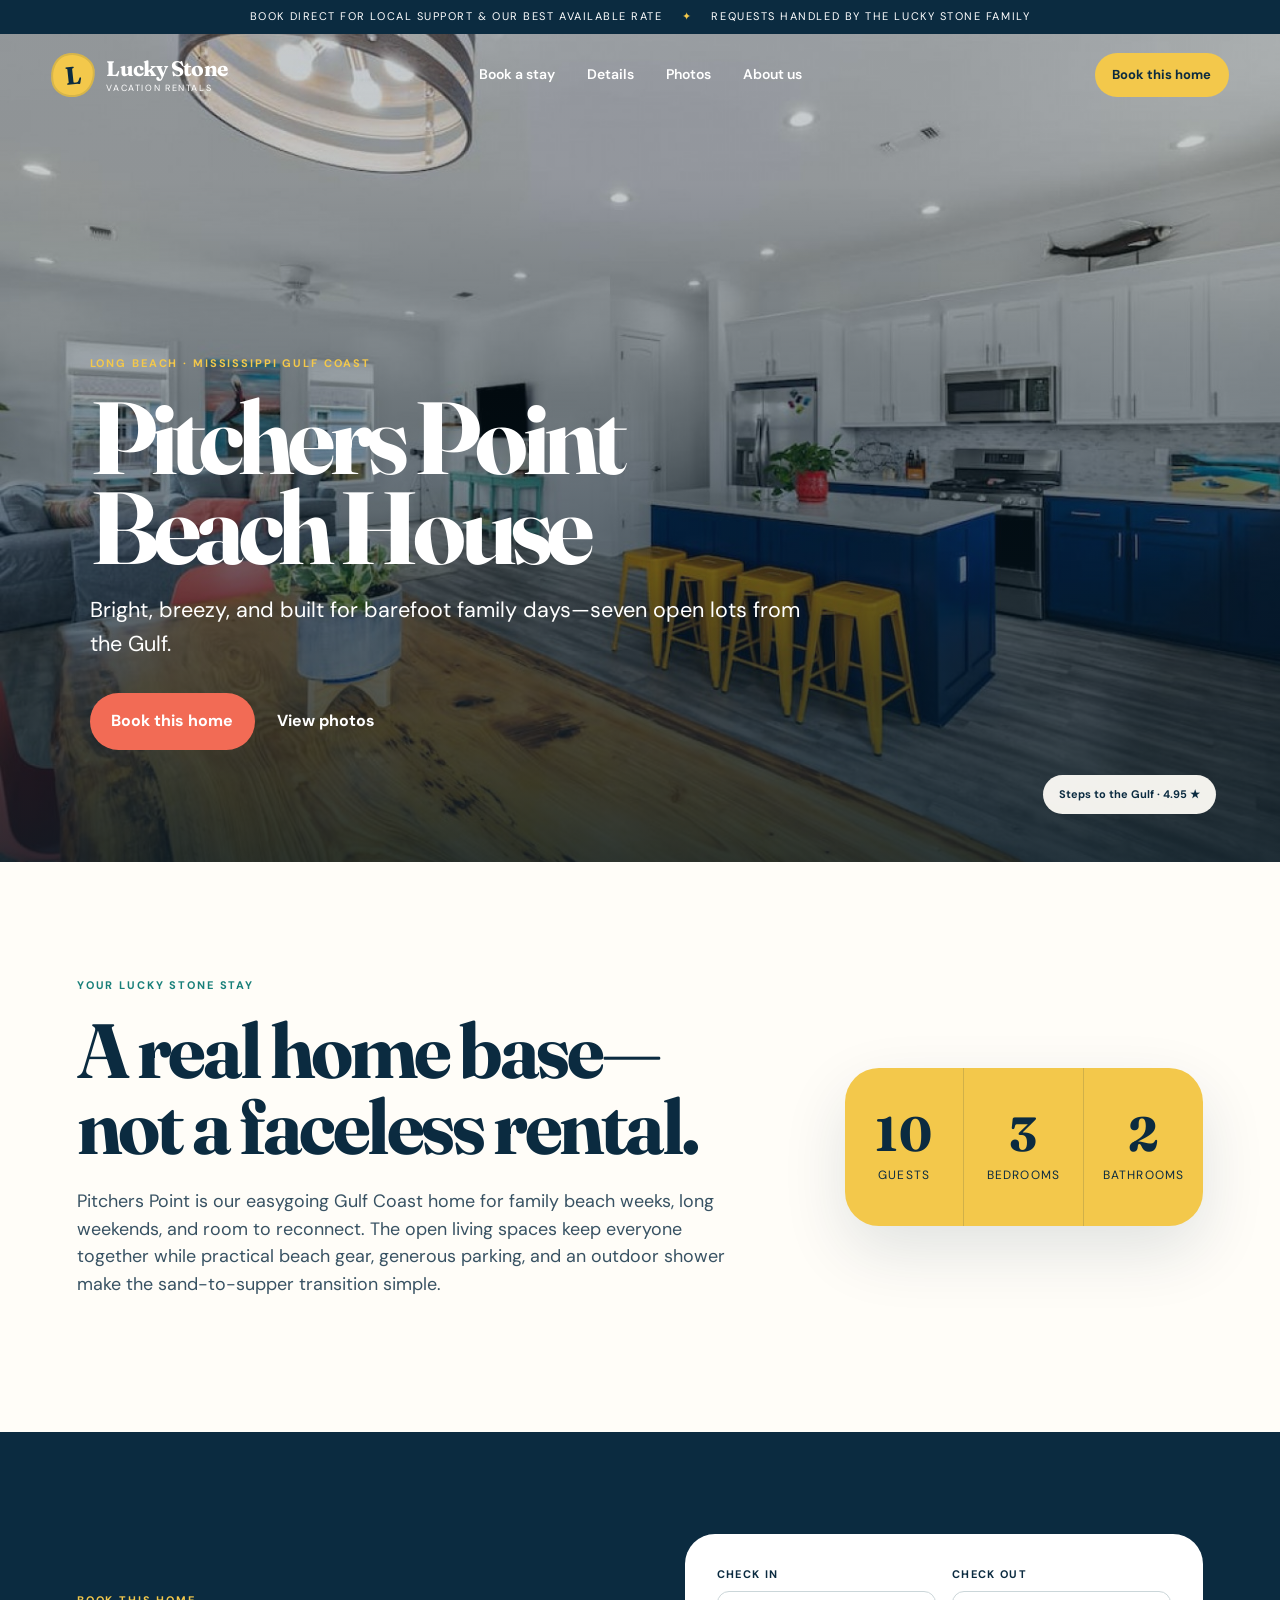
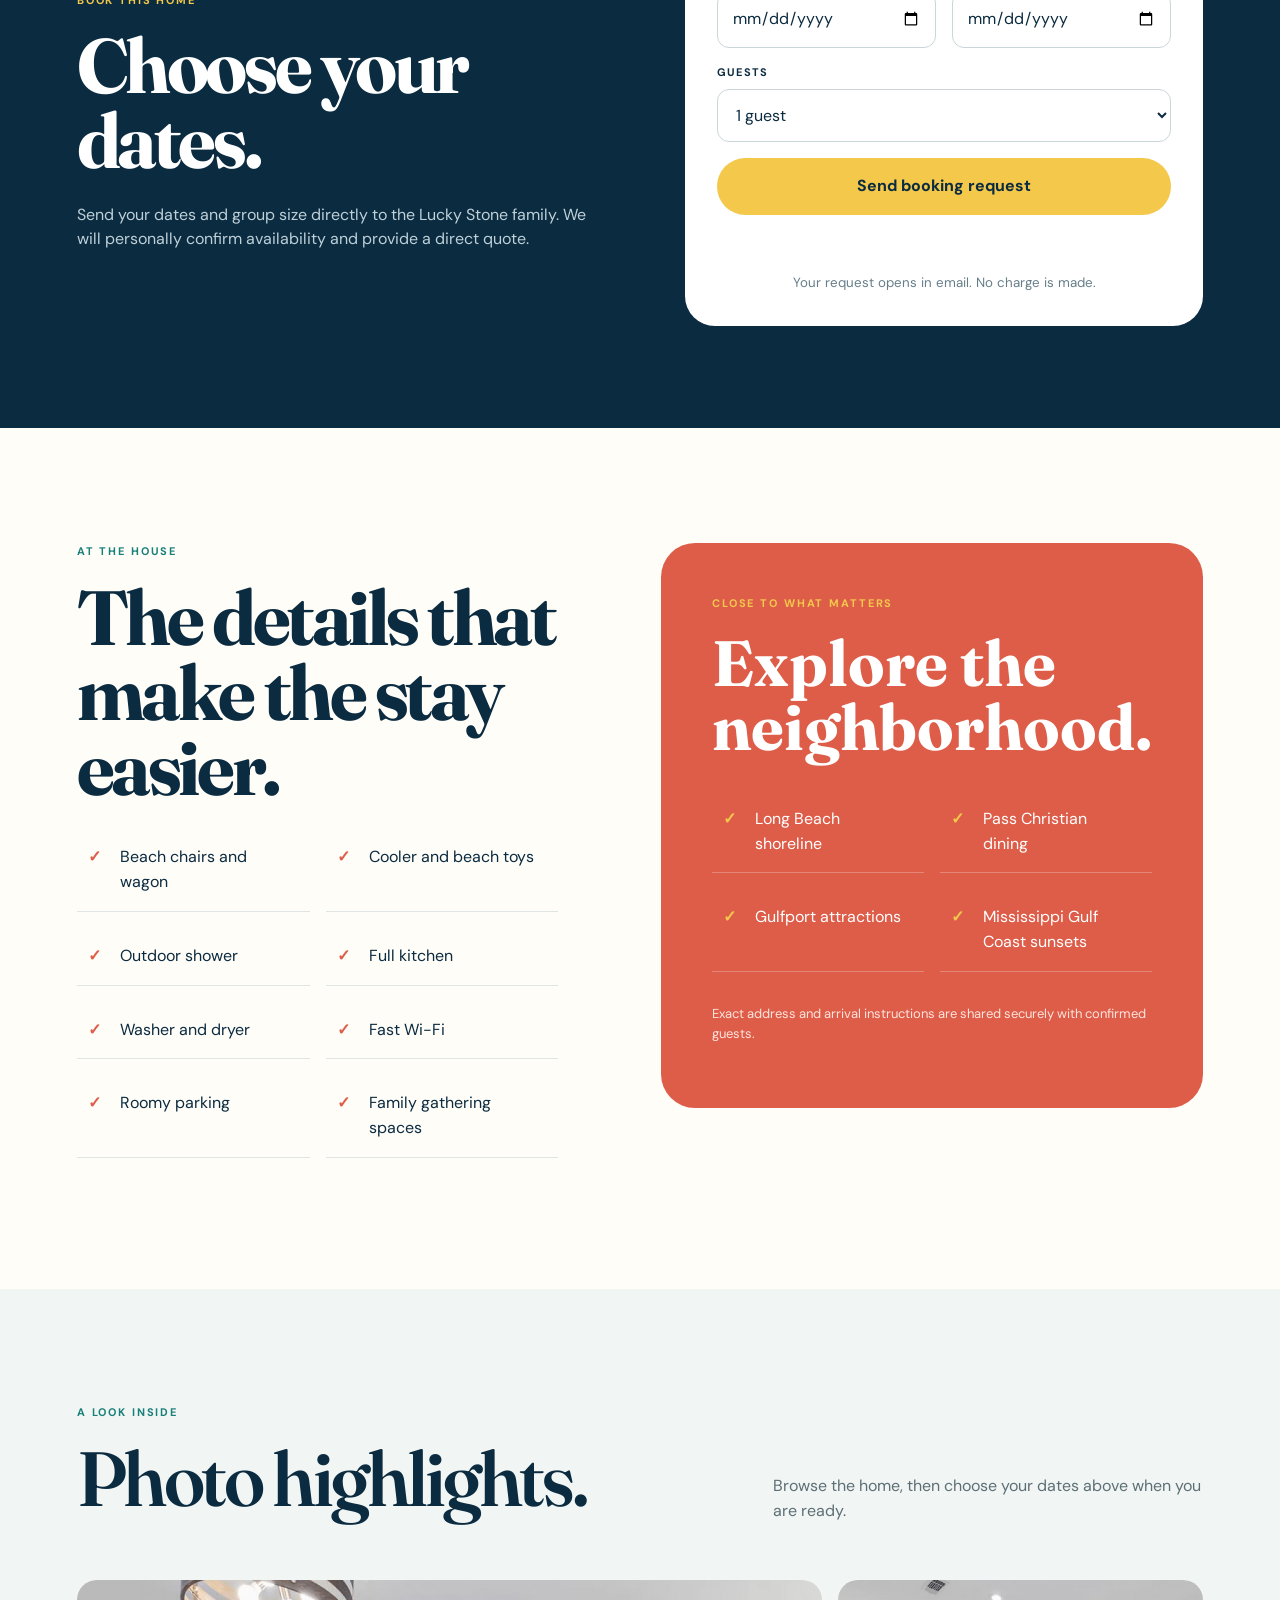
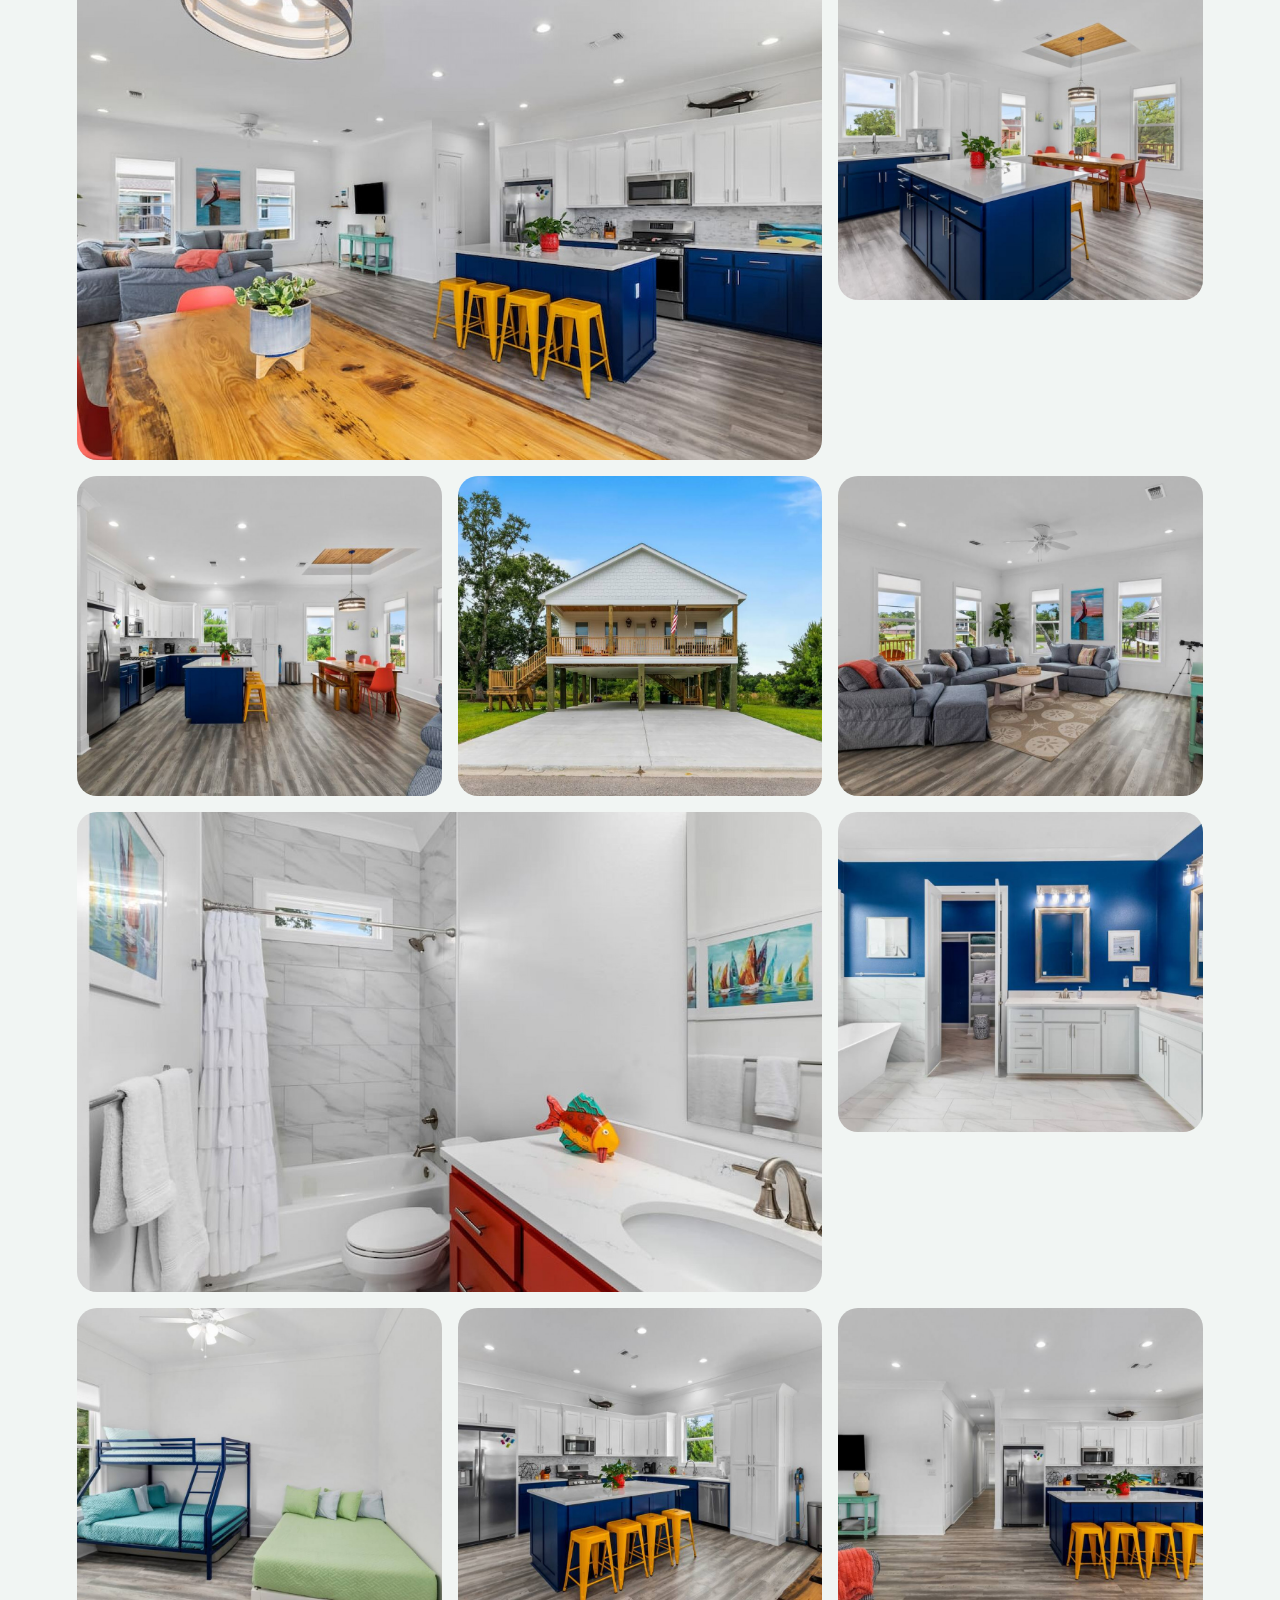
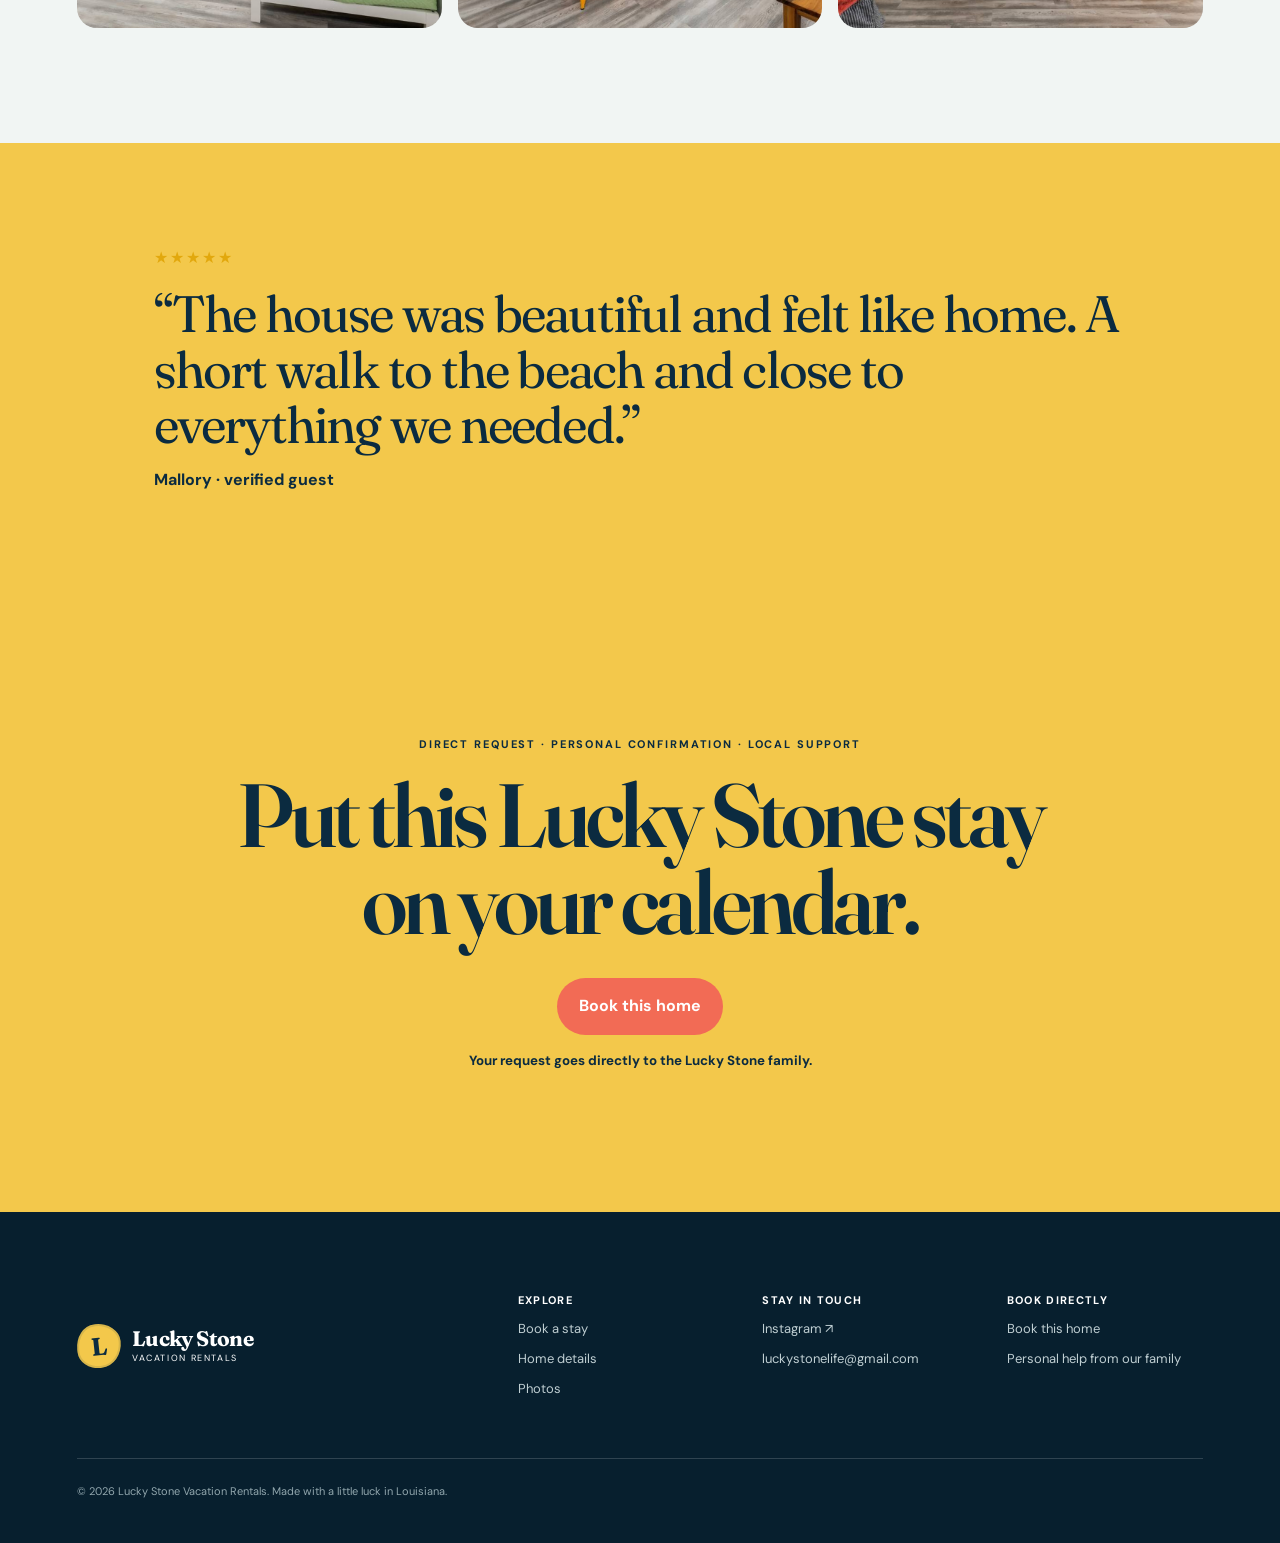
<file: pitchers-point-beach-house.html>
<!doctype html>
<html lang="en">
<head>
  <meta charset="utf-8">
  <meta name="viewport" content="width=device-width,initial-scale=1">
  <meta name="description" content="A bright 3-bedroom Long Beach, Mississippi vacation rental for up to 10 guests, with beach gear and an easy walk to the Gulf.">
  <meta name="robots" content="index,follow">
  <link rel="canonical" href="https://www.luckystonevacationrentals.com/pitchers-point-beach-house">
  <meta name="theme-color" content="#0b2b40">
  <title>Long Beach Mississippi Vacation Rental Near the Gulf | Lucky Stone</title>
  <link rel="preconnect" href="https://fonts.googleapis.com">
  <link rel="preconnect" href="https://fonts.gstatic.com" crossorigin>
  <link href="https://fonts.googleapis.com/css2?family=DM+Sans:wght@400;500;600;700&family=Fraunces:opsz,wght@9..144,500;9..144,600;9..144,700&display=swap" rel="stylesheet">
  <link rel="stylesheet" href="styles.css">
</head>
<body class="property-page">
  <a class="skip-link" href="#main">Skip to content</a>
  <div class="announcement"><span>Book direct for local support & our best available rate</span><span aria-hidden="true">✦</span><span>Requests handled by the Lucky Stone family</span></div>
  <header class="site-header property-header" data-header>
    <a class="brand" href="index.html" aria-label="Lucky Stone Vacation Rentals home"><span class="brand-mark" aria-hidden="true">L</span><span><strong>Lucky Stone</strong><small>Vacation Rentals</small></span></a>
    <nav class="desktop-nav" aria-label="Main navigation"><a href="index.html#book-a-stay">Book a stay</a><a href="#details">Details</a><a href="#gallery">Photos</a><a href="index.html#our-story">About us</a></nav>
    <a class="button button-small button-sun" href="#book">Book this home</a>
    <button class="menu-button" type="button" aria-label="Open menu" aria-expanded="false" data-menu-button><span></span><span></span></button>
  </header>
  <div class="mobile-menu" data-mobile-menu hidden><a href="index.html#book-a-stay">Book a stay</a><a href="#details">Details</a><a href="#gallery">Photos</a><a href="index.html#our-story">About us</a><a class="button button-sun" href="#book">Book this home</a></div>

  <main id="main">
    <section class="property-hero" id="top">
      <img src="assets/beach/beach-01.jpg" alt="Pitchers Point Beach House">
      <div class="property-hero-shade"></div>
      <div class="property-hero-copy reveal"><p class="eyebrow">Long Beach · Mississippi Gulf Coast</p><h1>Pitchers Point Beach House</h1><p>Bright, breezy, and built for barefoot family days—seven open lots from the Gulf.</p><div class="property-hero-actions"><a class="button button-coral" href="#book">Book this home</a><a class="text-button" href="#gallery">View photos</a></div></div>
      <div class="image-badge property-hero-badge">Steps to the Gulf · 4.95 ★</div>
    </section>

    <section class="property-intro section-pad" id="details">
      <div><p class="eyebrow dark">Your Lucky Stone stay</p><h2>A real home base—not a faceless rental.</h2><p>Pitchers Point is our easygoing Gulf Coast home for family beach weeks, long weekends, and room to reconnect. The open living spaces keep everyone together while practical beach gear, generous parking, and an outdoor shower make the sand-to-supper transition simple.</p></div>
      <ul class="property-big-stats"><li><strong>10</strong>guests</li><li><strong>3</strong>bedrooms</li><li><strong>2</strong>bathrooms</li></ul>
    </section>

    <section class="property-booking" id="book">
      <div class="property-booking-copy"><p class="eyebrow">Book this home</p><h2>Choose your dates.</h2><p>Send your dates and group size directly to the Lucky Stone family. We will personally confirm availability and provide a direct quote.</p></div>
      <form class="property-booking-form" data-property-booking-form data-listing-id="113397">
        <label><span>Check in</span><input type="date" name="checkin" required></label>
        <label><span>Check out</span><input type="date" name="checkout" required></label>
        <label><span>Guests</span><select name="guests"><option>1 guest</option><option>2 guests</option><option>3 guests</option><option>4 guests</option><option>5 guests</option><option>6 guests</option><option>7 guests</option><option>8 guests</option><option>9 guests</option><option>10 guests</option></select></label>
        <button class="button button-sun" type="submit">Send booking request</button>
        <p class="booking-error" data-booking-error aria-live="polite"></p>
        <small>Your request opens in email. No charge is made.</small>
      </form>
    </section>

    <section class="property-features section-pad">
      <div><p class="eyebrow dark">At the house</p><h2>The details that make the stay easier.</h2><ul class="feature-checks"><li>Beach chairs and wagon</li><li>Cooler and beach toys</li><li>Outdoor shower</li><li>Full kitchen</li><li>Washer and dryer</li><li>Fast Wi-Fi</li><li>Roomy parking</li><li>Family gathering spaces</li></ul></div>
      <div class="nearby-card"><p class="eyebrow">Close to what matters</p><h3>Explore the neighborhood.</h3><ul><li>Long Beach shoreline</li><li>Pass Christian dining</li><li>Gulfport attractions</li><li>Mississippi Gulf Coast sunsets</li></ul><p>Exact address and arrival instructions are shared securely with confirmed guests.</p></div>
    </section>

    <section class="property-gallery section-pad" id="gallery"><div class="section-heading"><div><p class="eyebrow dark">A look inside</p><h2>Photo highlights.</h2></div><p>Browse the home, then choose your dates above when you are ready.</p></div><div class="property-photo-grid"><figure><img src="assets/beach/beach-01.jpg" alt="Pitchers Point Beach House photo 1" loading="lazy"></figure><figure><img src="assets/beach/beach-02.jpg" alt="Pitchers Point Beach House photo 2" loading="lazy"></figure><figure><img src="assets/beach/beach-03.jpg" alt="Pitchers Point Beach House photo 3" loading="lazy"></figure><figure><img src="assets/beach/beach-04.jpg" alt="Pitchers Point Beach House photo 4" loading="lazy"></figure><figure><img src="assets/beach/beach-05.jpg" alt="Pitchers Point Beach House photo 5" loading="lazy"></figure><figure><img src="assets/beach/beach-06.jpg" alt="Pitchers Point Beach House photo 6" loading="lazy"></figure><figure><img src="assets/beach/beach-07.jpg" alt="Pitchers Point Beach House photo 7" loading="lazy"></figure><figure><img src="assets/beach/beach-08.jpg" alt="Pitchers Point Beach House photo 8" loading="lazy"></figure><figure><img src="assets/beach/beach-09.jpg" alt="Pitchers Point Beach House photo 9" loading="lazy"></figure><figure><img src="assets/beach/beach-10.jpg" alt="Pitchers Point Beach House photo 10" loading="lazy"></figure></div></section>

    <section class="property-review"><blockquote><div class="stars">★★★★★</div><p>“The house was beautiful and felt like home. A short walk to the beach and close to everything we needed.”</p><footer>Mallory · verified guest</footer></blockquote></section>

    <section class="final-cta"><p class="eyebrow">Direct request · Personal confirmation · Local support</p><h2>Put this Lucky Stone stay<br>on your calendar.</h2><a class="button button-coral" href="#book">Book this home</a><small>Your request goes directly to the Lucky Stone family.</small></section>
  </main>

  <footer class="footer"><a class="brand footer-brand" href="index.html"><span class="brand-mark">L</span><span><strong>Lucky Stone</strong><small>Vacation Rentals</small></span></a><div><strong>Explore</strong><a href="index.html#book-a-stay">Book a stay</a><a href="#details">Home details</a><a href="#gallery">Photos</a></div><div><strong>Stay in touch</strong><a href="https://instagram.com/luckystonelife/" target="_blank" rel="noopener">Instagram ↗</a><a href="mailto:luckystonelife@gmail.com">luckystonelife@gmail.com</a></div><div><strong>Book directly</strong><a href="#book">Book this home</a><span>Personal help from our family</span></div><p class="copyright">© <span data-year></span> Lucky Stone Vacation Rentals. Made with a little luck in Louisiana.</p></footer>
  <script src="app.js?v=simple-booking-1"></script>
</body>
</html>
</file>
<file: styles.css>
*{box-sizing:border-box}html{scroll-behavior:smooth}body{margin:0;background:#fffdf8;color:#0b2b40;font-family:'DM Sans',sans-serif;font-size:16px;line-height:1.55;overflow-x:hidden}body.modal-open,body.menu-open{overflow:hidden}img{display:block;width:100%;height:auto}a{color:inherit;text-decoration:none}button,input,select{font:inherit}.skip-link{position:fixed;z-index:999;left:1rem;top:-100px;background:#fff;color:#0b2b40;padding:.75rem 1rem}.skip-link:focus{top:1rem}.announcement{height:34px;background:#0b2b40;color:#fff;display:flex;align-items:center;justify-content:center;gap:1.2rem;font-size:11px;text-transform:uppercase;letter-spacing:.14em}.announcement span:nth-child(2){color:#f3c84b}.site-header{height:82px;padding:0 clamp(1.2rem,4vw,5rem);display:grid;grid-template-columns:1fr auto 1fr;align-items:center;gap:2rem;position:absolute;top:34px;left:0;right:0;z-index:50;color:#fff;transition:.3s}.site-header.scrolled{position:fixed;top:0;background:rgba(11,43,64,.96);box-shadow:0 12px 35px rgba(7,27,39,.16);backdrop-filter:blur(14px);height:68px}.brand{display:flex;align-items:center;gap:.7rem;justify-self:start}.brand-mark{width:44px;height:44px;background:#f3c84b;color:#0b2b40;display:grid;place-items:center;font-family:'Fraunces',serif;font-size:25px;font-weight:700;border-radius:45% 55% 50% 50%/55% 45% 58% 42%;transform:rotate(-6deg);box-shadow:inset 0 0 0 2px rgba(11,43,64,.12)}.brand>span:last-child{display:flex;flex-direction:column;line-height:1}.brand strong{font-family:'Fraunces',serif;font-size:21px;letter-spacing:-.03em}.brand small{font-size:9px;text-transform:uppercase;letter-spacing:.18em;margin-top:5px}.desktop-nav{display:flex;gap:2rem;font-size:14px;font-weight:600}.desktop-nav a{position:relative}.desktop-nav a:after{content:'';position:absolute;left:0;bottom:-7px;height:2px;width:0;background:#f3c84b;transition:.25s}.desktop-nav a:hover:after{width:100%}.button{display:inline-flex;align-items:center;justify-content:center;gap:.7rem;border:0;border-radius:99px;padding:1rem 1.35rem;font-weight:700;cursor:pointer;transition:transform .2s,box-shadow .2s}.button:hover{transform:translateY(-2px);box-shadow:0 14px 30px rgba(0,0,0,.14)}.button-small{padding:.75rem 1.1rem;font-size:13px;justify-self:end}.button-sun{background:#f3c84b;color:#0b2b40}.button-coral{background:#f26b55;color:#fff}.button-ink{background:#0b2b40;color:#fff}.menu-button{display:none;background:transparent;border:0;justify-self:end}.menu-button span{display:block;width:24px;height:2px;background:#fff;margin:6px}.mobile-menu{position:fixed;z-index:45;inset:0;background:#0b2b40;color:#fff;padding:120px 2rem 3rem;flex-direction:column;gap:1.5rem;font-family:'Fraunces',serif;font-size:30px}.mobile-menu:not([hidden]){display:flex}.mobile-menu .button{font-family:'DM Sans',sans-serif;font-size:16px;margin-top:1rem}.hero{min-height:920px;background:#0b2b40;color:#fff;position:relative;padding:170px clamp(1.2rem,5vw,6rem) 0;display:grid;grid-template-columns:minmax(340px,.8fr) minmax(520px,1.2fr);gap:clamp(2rem,5vw,6rem);overflow:visible}.hero:before{content:'';position:absolute;width:620px;height:620px;border:1px solid rgba(255,255,255,.1);border-radius:50%;left:-330px;top:90px}.hero-grain{position:absolute;inset:0;opacity:.08;background-image:url("data:image/svg+xml,%3Csvg viewBox='0 0 180 180' xmlns='http://www.w3.org/2000/svg'%3E%3Cfilter id='n'%3E%3CfeTurbulence type='fractalNoise' baseFrequency='.9' numOctaves='4' stitchTiles='stitch'/%3E%3C/filter%3E%3Crect width='100%25' height='100%25' filter='url(%23n)' opacity='.4'/%3E%3C/svg%3E")}.hero-copy{position:relative;z-index:2;padding-top:60px}.eyebrow{font-size:11px;font-weight:700;letter-spacing:.17em;text-transform:uppercase;margin:0 0 1.2rem;color:#f3c84b}.eyebrow span{color:#f26b55;margin:0 .45rem}.eyebrow.dark{color:#187f79}.hero h1,.section-heading h2,.direct-copy h2,.story-copy h2,.guide h2,.final-cta h2{font-family:'Fraunces',serif;font-weight:600;line-height:.97;letter-spacing:-.045em;margin:0}.hero h1{font-size:clamp(4rem,6.2vw,7.4rem);max-width:800px}.hero h1 em,.guide h2 em{font-weight:500;color:#f3c84b}.hero-lede{font-size:clamp(1rem,1.3vw,1.25rem);max-width:590px;color:#d8e3e5;margin:1.6rem 0 2.2rem}.hero-actions{display:flex;align-items:center;gap:1.5rem;flex-wrap:wrap}.text-button,.text-link{background:none;border:0;padding:.4rem 0;color:inherit;font-weight:700;cursor:pointer}.play{display:inline-grid;place-items:center;background:#fff;color:#0b2b40;border-radius:50%;width:38px;height:38px;font-size:11px;margin-right:.6rem}.hero-gallery{position:relative;z-index:1;min-height:620px;align-self:start}.hero-photo{position:absolute;margin:0;overflow:hidden;box-shadow:0 30px 80px rgba(0,0,0,.25)}.hero-photo img{height:100%;object-fit:cover}.hero-photo figcaption{position:absolute;left:1rem;bottom:1rem;background:rgba(255,253,248,.94);color:#0b2b40;border-radius:13px;padding:.7rem .9rem;font-size:12px;font-weight:700;box-shadow:0 6px 20px rgba(0,0,0,.15)}.hero-photo figcaption span{display:block;text-transform:uppercase;color:#187f79;font-size:9px;letter-spacing:.12em}.hero-photo-main{width:66%;height:520px;right:4%;top:35px;border-radius:48% 52% 12% 12%/26% 24% 10% 10%;transform:rotate(1.5deg)}.hero-photo-left{width:39%;height:290px;left:0;top:0;border-radius:46% 54% 18% 14%/20% 24% 16% 18%;transform:rotate(-4deg)}.hero-photo-right{width:38%;height:270px;left:5%;top:320px;border-radius:16% 50% 18% 42%/18% 24% 16% 28%;transform:rotate(3deg)}.stone-note{position:absolute;right:1%;top:490px;z-index:3;width:155px;height:150px;background:#f3c84b;color:#0b2b40;border-radius:50% 44% 48% 52%/44% 55% 45% 56%;display:flex;align-items:center;justify-content:center;gap:.5rem;transform:rotate(-7deg);box-shadow:0 20px 50px rgba(0,0,0,.2)}.stone-note strong{font-family:'Fraunces',serif;font-size:60px;line-height:1}.stone-note span{font-size:11px;font-weight:700;line-height:1.2;text-transform:uppercase}.stay-finder{position:absolute;z-index:5;left:50%;bottom:0;transform:translateX(-50%) translateY(50%);width:min(1180px,92vw);background:#fffdf8;color:#0b2b40;border-radius:22px;padding:1.1rem;display:grid;grid-template-columns:1.25fr 1.1fr .8fr .8fr .72fr .9fr;align-items:center;gap:.4rem;box-shadow:0 24px 80px rgba(7,30,42,.18)}.finder-intro{display:flex;align-items:center;gap:.7rem;padding:.4rem .6rem}.finder-intro>span:last-child{display:flex;flex-direction:column}.finder-intro small{font-size:10px;color:#647881}.finder-intro strong{font-family:'Fraunces',serif;font-size:16px}.finder-icon{display:grid;place-items:center;width:38px;height:38px;background:#e5f2ef;color:#187f79;border-radius:50%;font-size:24px}.stay-finder label{display:flex;flex-direction:column;border-left:1px solid #dfe5e2;padding:.2rem .75rem}.stay-finder label span{font-size:10px;text-transform:uppercase;letter-spacing:.1em;color:#6d7f86;font-weight:700}.stay-finder input,.stay-finder select{border:0;background:transparent;color:#0b2b40;min-width:0;padding:.35rem 0;font-weight:600;outline:0}.finder-submit{border:0;border-radius:15px;background:#f26b55;color:#fff;padding:1rem;display:flex;justify-content:space-between;font-weight:700;cursor:pointer}.proof-bar{background:#f7f1e7;padding:6.2rem clamp(1.2rem,5vw,6rem) 2.7rem;display:grid;grid-template-columns:repeat(4,1fr);gap:1px}.proof-bar div{display:flex;align-items:center;justify-content:center;gap:.7rem;border-right:1px solid #d8d2c8}.proof-bar div:last-child{border:0}.proof-bar strong{font-family:'Fraunces',serif;font-size:31px}.proof-bar span{max-width:130px;font-size:11px;text-transform:uppercase;letter-spacing:.08em;font-weight:700;color:#61727a}.section-pad{padding:clamp(5rem,9vw,9rem) clamp(1.2rem,6vw,7rem)}.section-heading{display:flex;align-items:end;justify-content:space-between;gap:3rem;margin-bottom:2.5rem}.section-heading h2{font-size:clamp(3rem,5vw,6rem);max-width:800px}.section-heading>p{max-width:430px;color:#5d6f76}.mood-tabs{display:flex;gap:.75rem;flex-wrap:wrap;margin-bottom:4rem}.mood{border:1px solid #b7c4c4;border-radius:99px;background:transparent;color:#0b2b40;padding:.8rem 1.1rem;cursor:pointer;font-weight:600}.mood:hover,.mood.active{background:#0b2b40;color:#fff;border-color:#0b2b40}.property-list{display:flex;flex-direction:column;gap:5rem}.property-card{display:grid;grid-template-columns:1.18fr .82fr;background:#f7f1e7;border-radius:34px;overflow:hidden;min-height:590px;transition:opacity .3s,transform .3s,max-height .4s}.property-card.reverse{grid-template-columns:.82fr 1.18fr}.property-card.reverse .property-image{order:2}.property-card.filtered-out{display:none}.property-image{position:relative;min-height:520px;overflow:hidden}.property-image img{height:100%;object-fit:cover;transition:transform .7s}.property-card:hover .property-image img{transform:scale(1.025)}.image-badge,.gallery-button{position:absolute;background:rgba(255,253,248,.94);color:#0b2b40;border:0;border-radius:99px;padding:.7rem 1rem;font-size:11px;font-weight:700}.image-badge{top:1.2rem;left:1.2rem}.gallery-button{right:1.2rem;bottom:1.2rem;cursor:pointer}.property-copy{padding:clamp(2rem,5vw,5rem);display:flex;flex-direction:column;justify-content:center}.property-location{font-size:11px;text-transform:uppercase;letter-spacing:.14em;color:#187f79;font-weight:700}.property-copy h3{font-family:'Fraunces',serif;font-size:clamp(2.7rem,4vw,5rem);line-height:.98;letter-spacing:-.04em;margin:.4rem 0 1rem}.property-tagline{font-size:17px;color:#53676f;max-width:560px}.stats{display:flex;gap:1.2rem;list-style:none;margin:1rem 0 1.5rem;padding:0;flex-wrap:wrap}.stats li{font-size:12px;border-right:1px solid #c9d0ce;padding-right:1.2rem}.stats li:last-child{border:0}.stats strong{font-family:'Fraunces',serif;font-size:23px}.signature{border-left:3px solid #f26b55;padding-left:1rem;margin-bottom:1.8rem}.signature span{font-size:10px;text-transform:uppercase;letter-spacing:.12em;font-weight:700;color:#f26b55}.signature p{margin:.25rem 0 0;font-size:13px}.property-actions{display:flex;align-items:center;gap:1.4rem;flex-wrap:wrap}.text-link{font-size:13px;border-bottom:1px solid currentColor}.direct-section{display:grid;grid-template-columns:1fr 1fr;background:#187f79;color:#fff;min-height:800px}.direct-art{position:relative;overflow:hidden;min-height:650px}.direct-art img{height:100%;object-fit:cover;clip-path:ellipse(72% 72% at 42% 46%)}.sun-shape{position:absolute;width:520px;height:520px;background:#f3c84b;border-radius:50%;left:-130px;top:-130px}.direct-stamp{position:absolute;right:7%;bottom:8%;width:190px;height:180px;border-radius:50% 44% 48% 52%/44% 55% 45% 56%;background:#0b2b40;color:#fff;display:grid;place-content:center;text-align:center;transform:rotate(6deg);text-transform:uppercase;font-size:11px;letter-spacing:.1em}.direct-stamp strong{font-family:'Fraunces',serif;font-size:25px;text-transform:none;letter-spacing:0}.direct-copy{padding:clamp(4rem,8vw,9rem);display:flex;flex-direction:column;justify-content:center}.direct-copy h2{font-size:clamp(3.2rem,5vw,6rem)}.direct-copy>p{font-size:18px;color:#d9efeb}.direct-benefits{margin:1.5rem 0 2rem}.direct-benefits>div{display:grid;grid-template-columns:44px 1fr;column-gap:1rem;padding:1rem 0;border-top:1px solid rgba(255,255,255,.25)}.direct-benefits span{grid-row:1/3;color:#f3c84b;font-family:'Fraunces',serif}.direct-benefits p{grid-column:2;margin:.2rem 0;color:#d9efeb;font-size:13px}.direct-copy .button{align-self:flex-start}.reviews{background:#fffdf8;overflow:hidden}.review-controls{display:flex;gap:.5rem}.review-controls button{border:1px solid #9babad;background:transparent;border-radius:50%;width:48px;height:48px;cursor:pointer}.review-track{display:flex;gap:1.2rem;overflow-x:auto;scroll-snap-type:x mandatory;padding-bottom:1rem;scrollbar-width:none}.review-track::-webkit-scrollbar{display:none}.review-track blockquote{flex:0 0 min(520px,78vw);scroll-snap-align:start;margin:0;border-radius:25px;background:#f7f1e7;padding:2.2rem}.review-track blockquote:nth-child(2n){background:#e5f2ef}.stars{color:#e2a80d;letter-spacing:.13em}.review-track p{font-family:'Fraunces',serif;font-size:clamp(1.5rem,2.2vw,2.2rem);line-height:1.25}.review-track footer{font-size:12px;text-transform:uppercase;letter-spacing:.1em;font-weight:700}.story-section{display:grid;grid-template-columns:.9fr 1.1fr;background:#0b2b40;color:#fff;padding:clamp(5rem,9vw,9rem) clamp(1.2rem,6vw,7rem);gap:clamp(3rem,8vw,9rem);align-items:center}.story-copy h2{font-size:clamp(3.2rem,5.4vw,6rem)}.story-copy p{color:#cfdbdf;font-size:17px}.text-link.light{color:#f3c84b}.story-collage{position:relative;height:620px}.story-collage img{position:absolute;object-fit:cover;box-shadow:0 30px 70px rgba(0,0,0,.3)}.story-collage img:nth-of-type(2){width:48%;height:43%;right:0;top:0;border-radius:50% 50% 12% 18%/35% 35% 10% 12%;transform:rotate(4deg)}.story-collage img:nth-of-type(3){width:43%;height:44%;left:3%;bottom:0;border-radius:18% 50% 18% 40%/18% 26% 14% 30%;transform:rotate(-4deg)}.story-collage .family-photo{z-index:2;width:62%;height:62%;left:19%;top:19%;border-radius:48% 52% 12% 12%/25% 28% 12% 14%;object-position:center 42%;transform:rotate(-1deg)}.family-photo-needed{position:absolute;z-index:2;width:58%;height:60%;left:22%;top:22%;border:2px dashed rgba(255,255,255,.45);background:#187f79;border-radius:48% 52% 12% 12%/25% 28% 12% 14%;display:grid;place-content:center;text-align:center;box-shadow:0 30px 70px rgba(0,0,0,.25);transform:rotate(-1deg)}.family-photo-needed span{font-family:'Fraunces',serif;font-size:30px}.family-photo-needed small{color:#f3c84b;margin-top:.5rem}.guide{background:#f7f1e7;display:grid;grid-template-columns:.7fr 1.3fr;gap:5rem}.guide h2{font-size:clamp(3.5rem,6vw,7rem)}.guide h2 em{color:#187f79}.guide-intro>p:last-child{max-width:420px;color:#5d7077}.guide-columns{display:grid;grid-template-columns:1fr 1fr;gap:1rem}.guide-card{border-radius:32px;padding:2.3rem;display:flex;flex-direction:column;min-height:500px}.city-card{background:#f3c84b}.coast-card{background:#187f79;color:#fff}.guide-card>p{text-transform:uppercase;font-size:10px;letter-spacing:.14em;font-weight:700}.guide-card h3{font-family:'Fraunces',serif;font-size:35px;margin:.5rem 0 1rem}.guide-card ul{list-style:none;padding:0;margin:0 0 auto}.guide-card li{padding:1rem 0;border-top:1px solid rgba(11,43,64,.22);display:flex;gap:.8rem}.coast-card li{border-color:rgba(255,255,255,.25)}.guide-card li span{font-family:'Fraunces',serif;opacity:.65}.guide-card a{font-weight:700;margin-top:2rem}.final-cta{position:relative;overflow:hidden;background:#f3c84b;text-align:center;padding:clamp(6rem,11vw,11rem) 1rem}.final-cta .eyebrow{color:#0b2b40}.final-cta h2{font-size:clamp(4rem,7vw,8rem);margin-bottom:2rem}.final-cta small{display:block;margin-top:1rem;font-weight:700}.pebble{position:absolute;border:2px solid rgba(11,43,64,.18);border-radius:50%}.pebble-one{width:370px;height:320px;left:-160px;top:-80px;transform:rotate(25deg)}.pebble-two{width:300px;height:280px;right:-120px;bottom:-80px}.footer{background:#071f2e;color:#fff;padding:5rem clamp(1.2rem,6vw,7rem) 2rem;display:grid;grid-template-columns:2fr repeat(3,1fr);gap:3rem}.footer>div{display:flex;flex-direction:column;gap:.6rem;font-size:13px;color:#bfced2}.footer>div strong{color:#fff;font-size:11px;text-transform:uppercase;letter-spacing:.12em}.copyright{grid-column:1/-1;border-top:1px solid rgba(255,255,255,.16);padding-top:1.5rem;font-size:11px;color:#91a6ad}.gallery-modal,.story-modal{width:min(1180px,94vw);max-height:92vh;border:0;border-radius:28px;padding:0;background:#fffdf8;color:#0b2b40;box-shadow:0 35px 100px rgba(0,0,0,.35)}dialog::backdrop{background:rgba(3,20,29,.82);backdrop-filter:blur(6px)}.modal-close{position:sticky;z-index:10;float:right;top:1rem;margin:1rem;border:0;border-radius:50%;width:46px;height:46px;background:#0b2b40;color:#fff;font-size:25px;cursor:pointer}.modal-head{padding:3rem 3rem 1rem}.modal-head p{text-transform:uppercase;letter-spacing:.12em;font-size:10px;color:#187f79;font-weight:700}.modal-head h2{font-family:'Fraunces',serif;font-size:clamp(2.5rem,5vw,5rem);margin:0}.modal-grid{padding:1rem 2rem 3rem;display:grid;grid-template-columns:repeat(2,1fr);gap:.7rem}.modal-grid img{height:380px;object-fit:cover;border-radius:14px}.modal-grid img:nth-child(3n){grid-column:1/-1;height:500px}.story-video-placeholder{min-height:600px;background:#0b2b40;color:#fff;display:grid;place-content:center;text-align:center;padding:2rem}.story-video-placeholder span{font-size:60px;color:#f3c84b}.story-video-placeholder h2{font-family:'Fraunces',serif;font-size:45px}.reveal{opacity:1;transform:none}.reveal.visible{opacity:1;transform:none}:focus-visible{outline:3px solid #f26b55;outline-offset:3px}
@media (max-width:1050px){.desktop-nav{display:none}.site-header{grid-template-columns:1fr auto auto}.menu-button{display:block}.hero{grid-template-columns:1fr;padding-top:140px;min-height:1200px}.hero-copy{padding-top:30px}.hero-gallery{min-height:610px}.stay-finder{grid-template-columns:1.2fr 1fr 1fr 1fr}.finder-intro,.stay-finder label:nth-of-type(1){grid-column:span 2}.finder-submit{grid-column:span 2}.proof-bar{grid-template-columns:1fr 1fr;row-gap:1.5rem}.proof-bar div:nth-child(2){border-right:0}.property-card,.property-card.reverse{grid-template-columns:1fr}.property-card.reverse .property-image{order:0}.direct-section{grid-template-columns:1fr}.story-section{grid-template-columns:1fr}.guide{grid-template-columns:1fr}.footer{grid-template-columns:1.5fr 1fr 1fr}.footer>div:last-of-type{grid-column:2/4}.footer-brand{grid-row:1/3}}
@media (max-width:700px){.announcement span:last-child,.site-header>.button{display:none}.site-header{grid-template-columns:1fr auto;height:70px}.hero{padding:125px 1.2rem 0;min-height:1120px}.hero h1{font-size:clamp(3.5rem,16vw,5rem)}.hero-lede{font-size:1rem}.text-button{font-size:12px}.hero-gallery{min-height:540px;margin-top:1rem}.hero-photo-main{width:80%;height:390px}.hero-photo-left{width:46%;height:190px}.hero-photo-right{width:46%;height:180px;top:340px}.stone-note{width:115px;height:110px;top:400px}.stone-note strong{font-size:45px}.stay-finder{bottom:0;grid-template-columns:1fr 1fr;padding:.8rem;border-radius:18px}.finder-intro{grid-column:1/-1}.stay-finder label{grid-column:span 1!important;border-left:0;border-top:1px solid #dfe5e2}.stay-finder label:nth-of-type(1){grid-column:1/-1!important}.finder-submit{grid-column:1/-1}.proof-bar{padding-top:11.5rem;grid-template-columns:1fr 1fr}.proof-bar div{display:block;text-align:center}.proof-bar strong{display:block}.section-heading{display:block}.section-heading h2{font-size:clamp(2.8rem,13vw,4.5rem)}.section-heading>p{margin-top:1.2rem}.mood-tabs{flex-wrap:nowrap;overflow:auto;padding-bottom:.5rem}.mood{white-space:nowrap}.property-card{border-radius:23px}.property-image{min-height:330px}.property-copy{padding:2rem 1.4rem}.property-copy h3{font-size:3rem}.stats{gap:.8rem}.stats li{padding-right:.8rem}.direct-copy{padding:4rem 1.4rem}.direct-art{min-height:480px}.direct-stamp{width:140px;height:135px}.story-section{padding:5rem 1.2rem}.story-collage{height:480px}.family-photo-needed,.story-collage .family-photo{width:72%;left:14%}.guide-columns{grid-template-columns:1fr}.guide-card{min-height:430px}.footer{grid-template-columns:1fr 1fr}.footer-brand{grid-column:1/-1}.footer>div:last-of-type{grid-column:1/-1}.modal-head{padding:2rem 1.2rem 1rem}.modal-grid{grid-template-columns:1fr;padding:1rem}.modal-grid img,.modal-grid img:nth-child(3n){grid-column:auto;height:260px}}
@media (prefers-reduced-motion:reduce){html{scroll-behavior:auto}.reveal{opacity:1;transform:none;transition:none}.property-image img,.button{transition:none}}

/* Property landing pages */
.property-page{background:#fffdf8}.property-header{top:34px}.property-hero{height:min(850px,92vh);min-height:680px;position:relative;display:flex;align-items:flex-end;overflow:hidden;background:#0b2b40}.property-hero>img{position:absolute;inset:0;width:100%;height:100%;object-fit:cover}.property-hero-shade{position:absolute;inset:0;background:linear-gradient(180deg,rgba(5,25,37,.22) 18%,rgba(5,25,37,.83) 100%)}.property-hero-copy{position:relative;z-index:2;color:#fff;max-width:900px;padding:0 clamp(1.2rem,7vw,7rem) 7rem}.property-hero-copy h1{font-family:'Fraunces',serif;font-size:clamp(4rem,8vw,8.5rem);line-height:.88;letter-spacing:-.055em;margin:.55rem 0 1.4rem}.property-hero-copy>p:last-of-type{font-size:clamp(1rem,1.8vw,1.35rem);max-width:720px}.property-hero-actions{display:flex;gap:1.4rem;align-items:center;margin-top:2rem}.property-hero-badge{position:absolute;z-index:3;left:auto;top:auto;right:clamp(1.2rem,5vw,5rem);bottom:3rem}.property-intro{display:grid;grid-template-columns:minmax(0,1.3fr) minmax(300px,.7fr);gap:clamp(3rem,8vw,9rem);align-items:center}.property-intro h2,.property-features h2,.property-gallery h2,.property-booking h2{font-family:'Fraunces',serif;font-size:clamp(3rem,6vw,6rem);line-height:.98;letter-spacing:-.045em;margin:.7rem 0 1.5rem}.property-intro>div>p:last-child{font-size:1.12rem;max-width:760px;color:#385263}.property-big-stats{list-style:none;padding:0;margin:0;display:grid;grid-template-columns:repeat(3,1fr);background:#f3c84b;border-radius:34px;overflow:hidden;box-shadow:0 25px 65px rgba(11,43,64,.12)}.property-big-stats li{padding:2.6rem 1rem;text-align:center;border-right:1px solid rgba(11,43,64,.15);font-size:12px;text-transform:uppercase;letter-spacing:.1em}.property-big-stats li:last-child{border-right:0}.property-big-stats strong{display:block;font-family:'Fraunces',serif;font-size:3rem;line-height:1;margin-bottom:.5rem}.property-booking{background:#0b2b40;color:#fff;display:grid;grid-template-columns:1fr 1fr;gap:clamp(3rem,7vw,8rem);padding:clamp(4rem,8vw,8rem) clamp(1.2rem,6vw,6rem);align-items:center}.property-booking-copy>p:last-child{color:#bed0d8;max-width:650px}.property-booking-form{background:#fff;color:#0b2b40;border-radius:30px;padding:2rem;display:grid;grid-template-columns:1fr 1fr;gap:1rem}.property-booking-form label{display:flex;flex-direction:column;gap:.45rem}.property-booking-form label span{font-size:11px;text-transform:uppercase;letter-spacing:.12em;font-weight:700}.property-booking-form input,.property-booking-form select{border:1px solid #cbd6d9;border-radius:12px;padding:.9rem;background:#fff;color:#0b2b40;min-width:0}.property-booking-form label:nth-child(3),.property-booking-form .button,.property-booking-form small,.property-booking-form .booking-error{grid-column:1/-1}.property-booking-form small{text-align:center;color:#667e89}.booking-error{color:#a62b22;font-size:13px;margin:0;min-height:1.2em}.stay-finder>.booking-error{position:absolute;left:1rem;bottom:-1.7rem;color:#fff}.property-features{display:grid;grid-template-columns:1.15fr .85fr;gap:clamp(3rem,8vw,9rem);align-items:start}.feature-checks,.nearby-card ul{list-style:none;padding:0;display:grid;grid-template-columns:1fr 1fr;gap:1rem}.feature-checks li,.nearby-card li{position:relative;padding:1rem 1rem 1rem 2.7rem;border-bottom:1px solid #dfe6e4}.feature-checks li:before,.nearby-card li:before{content:'✓';position:absolute;left:.7rem;color:#dd5d49;font-weight:700}.nearby-card{background:#dd5d49;color:#fff;padding:clamp(2rem,4vw,4rem);border-radius:34px}.nearby-card h3{font-family:'Fraunces',serif;font-size:clamp(2.5rem,5vw,4.7rem);line-height:1;margin:.8rem 0 2rem}.nearby-card li{border-color:rgba(255,255,255,.25)}.nearby-card li:before{color:#f3c84b}.nearby-card>p:last-child{margin-top:2rem;font-size:13px;color:#ffe4dd}.property-gallery{background:#f1f5f3}.property-photo-grid{display:grid;grid-template-columns:repeat(12,1fr);gap:1rem}.property-photo-grid figure{margin:0;grid-column:span 4;height:320px;overflow:hidden;border-radius:20px}.property-photo-grid figure:nth-child(1),.property-photo-grid figure:nth-child(6){grid-column:span 8;height:480px}.property-photo-grid img{width:100%;height:100%;object-fit:cover;transition:transform .5s}.property-photo-grid figure:hover img{transform:scale(1.025)}.property-review{padding:clamp(4rem,8vw,8rem) clamp(1.2rem,12vw,12rem);background:#f3c84b;color:#0b2b40}.property-review blockquote{margin:0;max-width:1000px}.property-review blockquote p{font-family:'Fraunces',serif;font-size:clamp(2.2rem,4vw,4rem);line-height:1.08;letter-spacing:-.035em;margin:1rem 0}.property-review footer{font-weight:700}.property-page .footer-brand{grid-row:auto}
@media(max-width:900px){.property-intro,.property-booking,.property-features{grid-template-columns:1fr}.property-hero-copy{padding-bottom:5rem}.property-hero-badge{bottom:1.4rem}.property-photo-grid figure,.property-photo-grid figure:nth-child(1),.property-photo-grid figure:nth-child(6){grid-column:span 6;height:320px}}
@media(max-width:600px){.property-hero{min-height:720px}.property-hero-copy{padding-bottom:6rem}.property-hero-copy h1{font-size:clamp(3.5rem,16vw,5rem)}.property-hero-actions{align-items:flex-start;flex-direction:column}.property-hero-badge{left:1.2rem;right:auto}.property-intro{padding-top:4rem}.property-big-stats{grid-template-columns:1fr}.property-big-stats li{border-right:0;border-bottom:1px solid rgba(11,43,64,.15);padding:1.4rem}.property-big-stats li:last-child{border-bottom:0}.property-booking-form{grid-template-columns:1fr;padding:1.25rem}.property-booking-form label{grid-column:1/-1}.feature-checks,.nearby-card ul{grid-template-columns:1fr}.property-photo-grid{grid-template-columns:1fr}.property-photo-grid figure,.property-photo-grid figure:nth-child(1),.property-photo-grid figure:nth-child(6){grid-column:1;height:280px}}

/* Clear three-step booking flow */
.hero{min-height:820px;padding-bottom:5rem}
.booking-flow{background:#f6efe3;border-top:1px solid rgba(11,43,64,.1);border-bottom:1px solid rgba(11,43,64,.1)}
.booking-flow-heading{display:grid;grid-template-columns:auto minmax(0,1fr);gap:1.25rem;align-items:start;max-width:900px;margin-bottom:2.5rem}
.booking-flow-heading h2{font-family:'Fraunces',serif;font-size:clamp(3.25rem,7vw,6.5rem);line-height:.92;letter-spacing:-.05em;margin:.35rem 0 1rem}
.booking-flow-heading p:last-child{font-size:1.08rem;color:#385263;margin:0}
.step-label{width:42px;height:42px;border-radius:50%;display:grid;place-items:center;background:#f3c84b;color:#0b2b40;font-weight:800;font-size:1.05rem;line-height:1;margin:0;flex:0 0 auto}
.simple-booking-form{display:grid;gap:2.4rem;max-width:1280px}
.simple-booking-form fieldset{border:0;padding:0;margin:0;min-width:0}
.simple-booking-form legend{display:flex;align-items:center;gap:1rem;font-family:'Fraunces',serif;font-size:clamp(1.8rem,3vw,2.7rem);font-weight:700;margin-bottom:1.25rem;color:#0b2b40}
.home-options{display:grid;grid-template-columns:repeat(3,minmax(0,1fr));gap:1rem}
.home-option{position:relative;display:grid;grid-template-columns:112px minmax(0,1fr);align-items:center;gap:1rem;background:#fff;border:2px solid transparent;border-radius:18px;padding:.75rem;cursor:pointer;box-shadow:0 12px 35px rgba(11,43,64,.08);transition:.2s}
.home-option:hover{transform:translateY(-2px);box-shadow:0 16px 40px rgba(11,43,64,.13)}
.home-option:has(input:checked){border-color:#0b2b40;box-shadow:0 0 0 3px #f3c84b}
.home-option:has(input:focus-visible){outline:3px solid #2675a6;outline-offset:3px}
.home-option input{position:absolute;opacity:1;pointer-events:auto;appearance:none;width:22px;height:22px;right:12px;top:12px;border:2px solid #0b2b40;border-radius:50%;background:#fff;z-index:2;cursor:pointer}.home-option input:checked{box-shadow:inset 0 0 0 5px #fff;background:#0b2b40}
.home-option img{width:112px;height:82px;object-fit:cover;border-radius:12px}
.home-option span{display:flex;flex-direction:column;gap:.35rem;min-width:0}
.home-option strong{font-family:'Fraunces',serif;font-size:1.2rem;line-height:1.15}
.home-option small{color:#597080}
.date-fields{display:grid;grid-template-columns:repeat(3,minmax(150px,1fr)) auto;gap:1rem;align-items:end;background:#0b2b40;padding:1.25rem;border-radius:20px;color:#fff}
.date-fields label{display:flex;flex-direction:column;gap:.45rem;font-size:.78rem;font-weight:700;text-transform:uppercase;letter-spacing:.08em}
.date-fields input,.date-fields select{width:100%;height:52px;border:1px solid rgba(255,255,255,.35);border-radius:10px;background:#fff;color:#0b2b40;padding:0 .85rem}
.date-fields .button{height:52px;border:0;white-space:nowrap}
.date-picker>small{display:block;color:#597080;margin-top:.75rem}
.booking-error{color:#b43535;font-weight:700;margin:.65rem 0 0}

@media(max-width:1050px){
  .hero{min-height:auto;padding-bottom:5rem}
  .home-options{grid-template-columns:1fr}
  .home-option{grid-template-columns:150px minmax(0,1fr)}
  .home-option img{width:150px;height:100px}
  .date-fields{grid-template-columns:1fr 1fr}
}
@media(max-width:700px){
  .hero{min-height:auto;padding-bottom:3.5rem}
  .proof-bar{padding-top:3rem}
  .booking-flow{padding-top:4rem;padding-bottom:4rem}
  .booking-flow-heading{grid-template-columns:1fr;gap:.9rem}
  .booking-flow-heading h2{font-size:3.5rem}
  .home-option{grid-template-columns:94px minmax(0,1fr);padding:.65rem}
  .home-option img{width:94px;height:76px}
  .home-option strong{font-size:1.05rem}
  .date-fields{grid-template-columns:1fr;padding:1rem}
  .date-fields .button{width:100%}
  .simple-booking-form legend{font-size:2rem}
}
</file>
